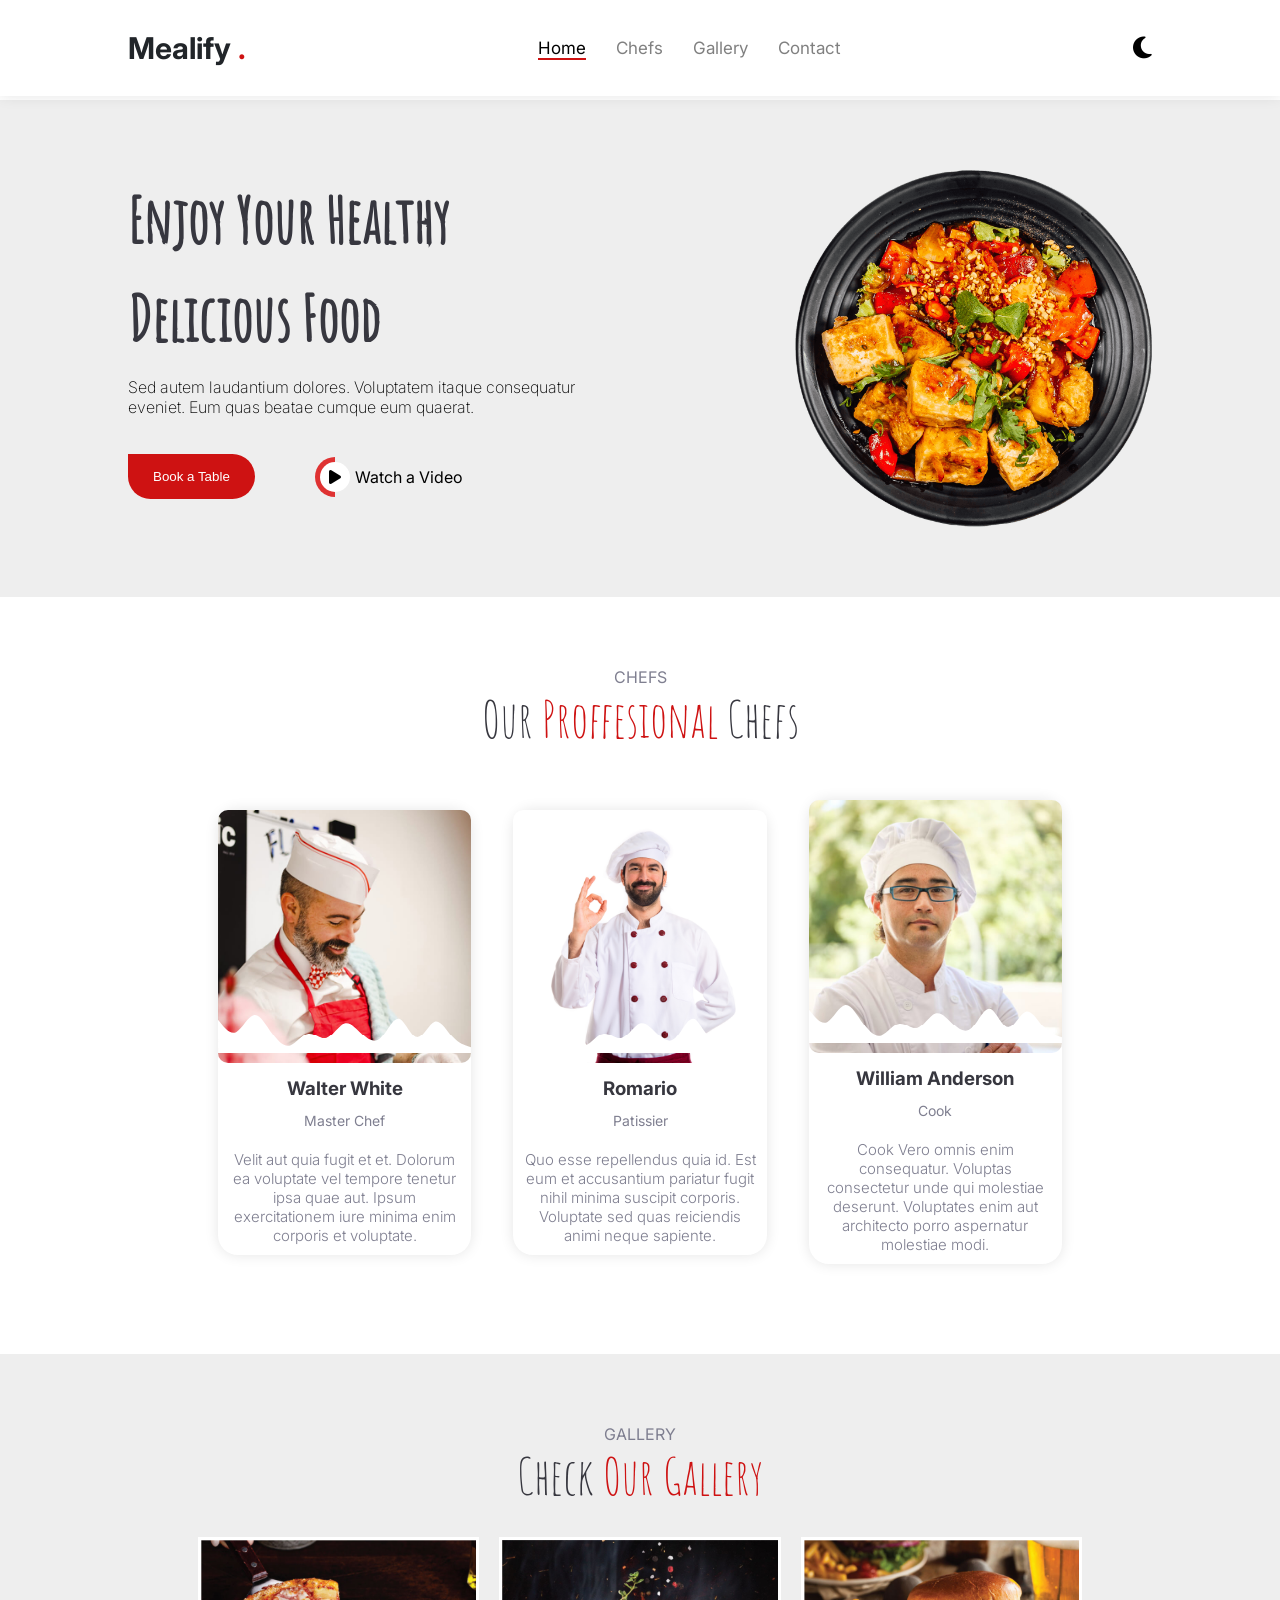
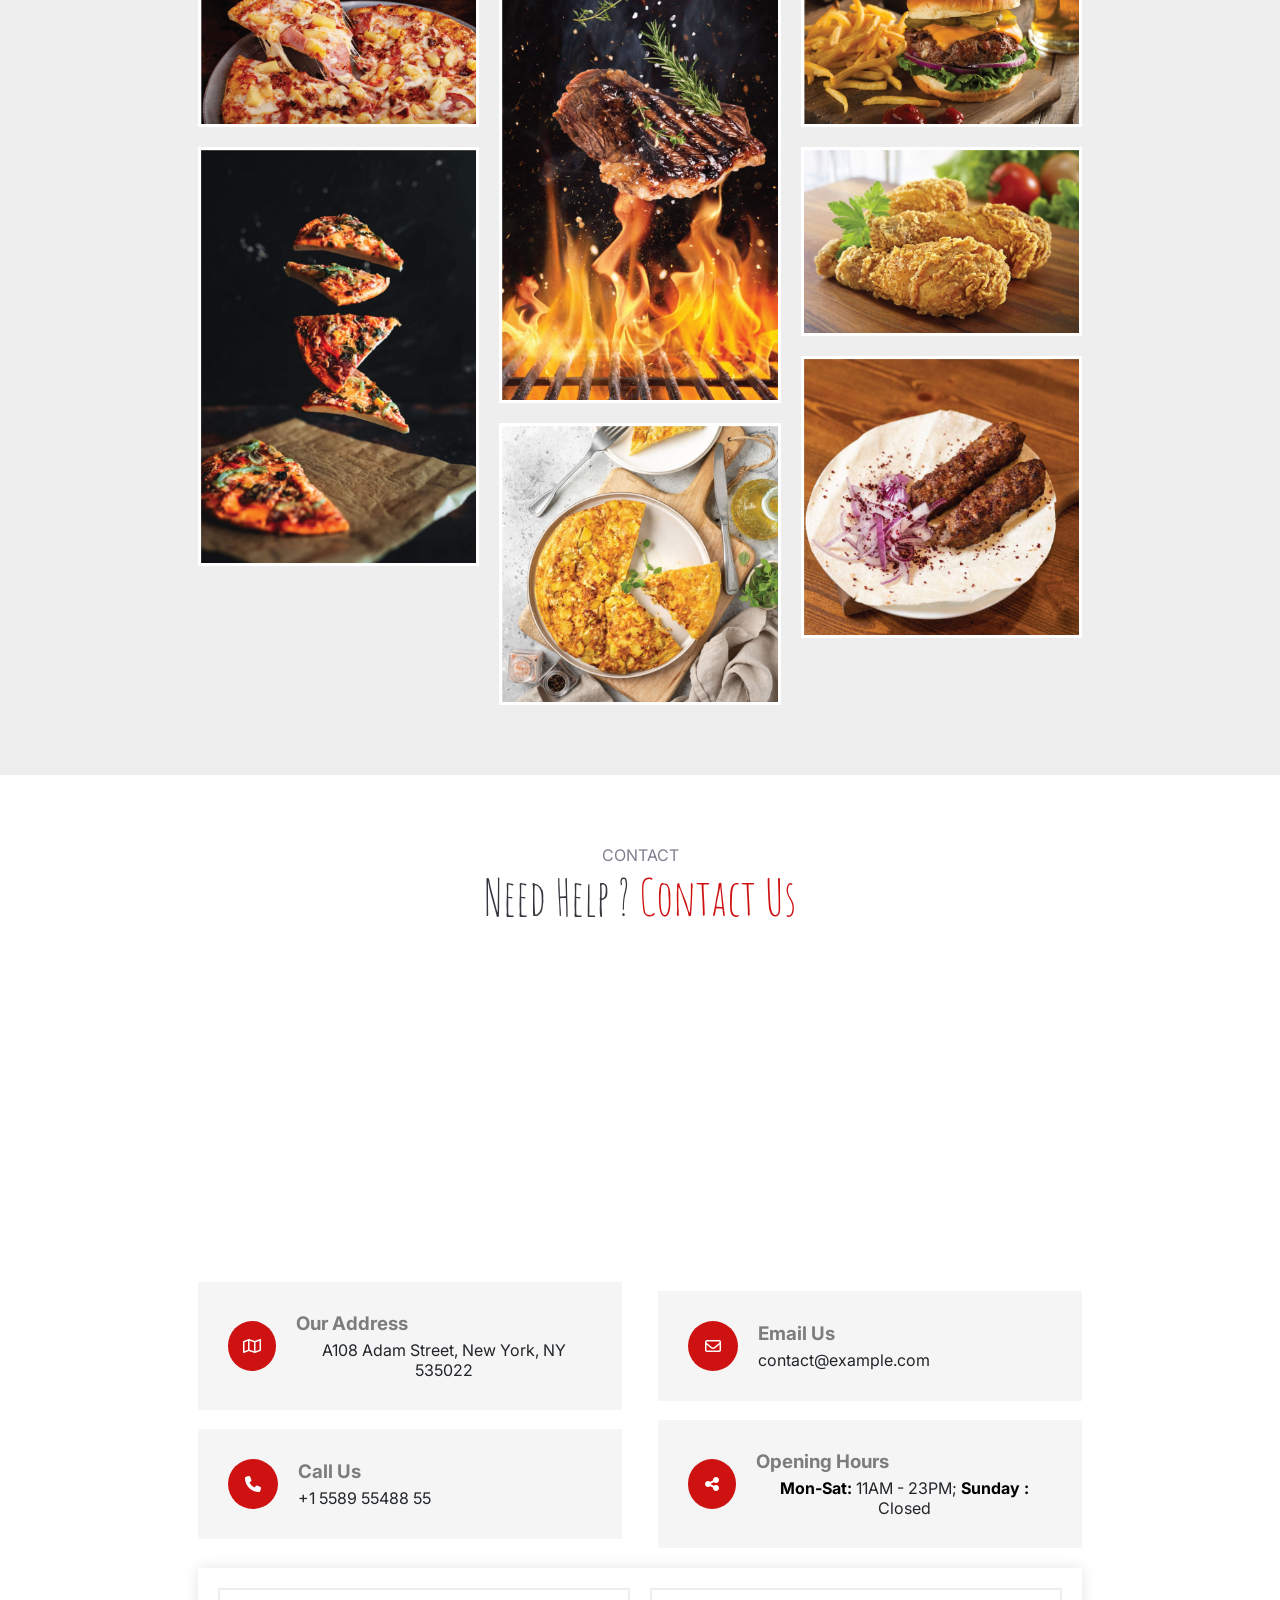
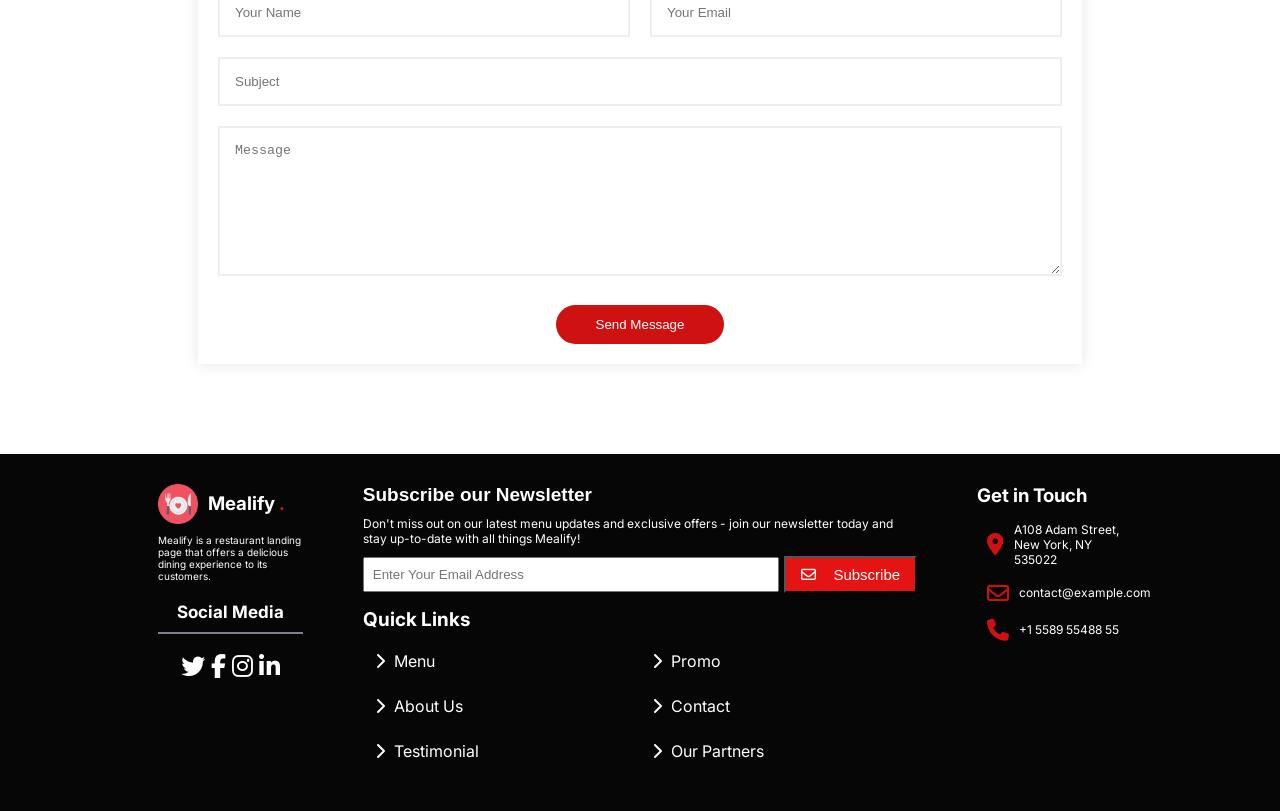
<file: index.html>
<!DOCTYPE html>
<html lang="en">
  <head>
    <meta charset="UTF-8" />
    <meta name="viewport" content="width=device-width, initial-scale=1.0" />
    <title>MEALIFY</title>
    <link
      rel="shortcut icon"
      href="../IMGS/faviconZPFZpEaxoySNIsGwpxpAYrFHm.png"
      type="image/x-icon"
    />
    <link rel="stylesheet" href="./CSS/all.min.css" />
    <link rel="stylesheet" href="./CSS/style.css" />
  </head>
  <body>
    <!-- NAVBAR -->
    <div class="navbar">
      <div class="container">
        <div class="nav-content">
          <div class="logo">
            <a href="">Mealify <span>.</span></a>
          </div>
          <div class="list">
            <ul>
              <li><a class="active-link" href="">Home</a></li>
              <li><a href="">Chefs</a></li>
              <li><a href="">Gallery</a></li>
              <li><a href="">Contact</a></li>
            </ul>
          </div>
          <div class="mode"><i class="fa-solid fa-moon"></i></div>
        </div>
      </div>
    </div>
    <!-- NAVBAR -->

    <!-- HOME -->
    <div class="home">
      <div class="container">
        <div class="home-content">
          <div class="info">
            <h2>Enjoy Your Healthy</h2>
            <h2>Delicious Food</h2>
            <p>
              Sed autem laudantium dolores. Voluptatem itaque consequatur
              eveniet. Eum quas beatae cumque eum quaerat.
            </p>
            <div class="buttons">
              <button class="btn-1">Book a Table</button>

              <div class="btn-2">
                <div class="icon">
                  <i class="fa-solid fa-play"></i>
                </div>

                Watch a Video
              </div>
            </div>
          </div>
          <div class="image">
            <img
              src="../IMGS/heroimgdcvyEShprkyVzjXqajlpWKiPW.png"
              alt="home-image"
            />
          </div>
        </div>
      </div>
    </div>
    <!-- HOME -->

    <!-- CHEFS -->
    <div class="chefs">
      <div class="container">
        <div class="chefs-content">
          <span>CHEFS</span>
          <h2>Our <span>Proffesional</span> Chefs</h2>

          <div class="chefs-items">
            <div class="item">
              <div class="image">
                <img
                  src="../IMGS/chefsgVTScPDXglFGUstqUocRzmsbuox.jpeg"
                  alt="chef-1"
                />
                <div class="layer">
                  <ul>
                    <li><i class="fa-brands fa-twitter"></i></li>
                    <li><i class="fa-brands fa-facebook-f"></i></li>
                    <li><i class="fa-brands fa-instagram"></i></li>
                    <li><i class="fa-brands fa-linkedin-in"></i></li>
                  </ul>
                </div>
              </div>
              <div class="item-info">
                <h3>Walter White</h3>
                <span>Master Chef</span>
                <p>
                  Velit aut quia fugit et et. Dolorum ea voluptate vel tempore
                  tenetur ipsa quae aut. Ipsum exercitationem iure minima enim
                  corporis et voluptate.
                </p>
              </div>
            </div>
            <div class="item">
              <div class="image">
                <img
                  src="../IMGS/chefsgVRjQkXcbcOPxcdDmxUrXoDKOfe.jpeg"
                  alt="chef-1"
                />
                <div class="layer">
                  <ul>
                    <li><i class="fa-brands fa-twitter"></i></li>
                    <li><i class="fa-brands fa-facebook-f"></i></li>
                    <li><i class="fa-brands fa-instagram"></i></li>
                    <li><i class="fa-brands fa-linkedin-in"></i></li>
                  </ul>
                </div>
              </div>
              <div class="item-info">
                <h3>Romario</h3>
                <span>Patissier</span>
                <p>
                  Quo esse repellendus quia id. Est eum et accusantium pariatur
                  fugit nihil minima suscipit corporis. Voluptate sed quas
                  reiciendis animi neque sapiente.
                </p>
              </div>
            </div>
            <div class="item">
              <div class="image">
                <img
                  src="../IMGS/chefsCpcXGpmuwxiZsRNuBWnFobPrpEr.jpeg"
                  alt="chef-1"
                />
                <div class="layer">
                  <ul>
                    <li><i class="fa-brands fa-twitter"></i></li>
                    <li><i class="fa-brands fa-facebook-f"></i></li>
                    <li><i class="fa-brands fa-instagram"></i></li>
                    <li><i class="fa-brands fa-linkedin-in"></i></li>
                  </ul>
                </div>
              </div>
              <div class="item-info">
                <h3>William Anderson</h3>
                <span>Cook</span>
                <p>
                  Cook Vero omnis enim consequatur. Voluptas consectetur unde
                  qui molestiae deserunt. Voluptates enim aut architecto porro
                  aspernatur molestiae modi.
                </p>
              </div>
            </div>
          </div>
        </div>
      </div>
    </div>
    <!-- CHEFS -->

    <!-- GALLERY -->
    <div class="gallery">
      <div class="container">
        <div class="gallery-content">
          <span>GALLERY</span>
          <h2>Check <span>Our Gallery</span></h2>

          <div class="gallery-images">
            <div class="image">
              <img src="../IMGS/1.jpeg" alt="gallery image" />
              <div class="layer">
                <h2>Pizza</h2>
                <p>Hawaiian pizza with ham and pineapple</p>
              </div>
            </div>
            <div class="image">
              <img src="../IMGS/2.jpeg" alt="gallery image" />
              <div class="layer">
                <h2>Levitation pizza</h2>
                <p>Levitation pizza on black background.</p>
              </div>
            </div>
            <div class="image">
              <img src="../IMGS/3.jpeg" alt="gallery image" />
              <div class="layer">
                <h2>Beef steaks</h2>
                <p>
                  Tasty beef steaks flying above cast iron grate with fire
                  flames.
                </p>
              </div>
            </div>
            <div class="image">
              <img src="../IMGS/4.jpeg" alt="gallery image" />
              <div class="layer">
                <h2>Frittata</h2>
                <p>Frittata or potato pie in a ceramic plate</p>
              </div>
            </div>
            <div class="image">
              <img src="../IMGS/5.jpeg" alt="gallery image" />
              <div class="layer">
                <h2>Burger</h2>
                <p>grass fed bison hamburger with chips & beer</p>
              </div>
            </div>
            <div class="image">
              <img src="../IMGS/6.jpeg" alt="gallery image" />
              <div class="layer">
                <h2>Crispy Fried Chicken</h2>
                <p>
                  Golden brown chicken legs with a crunchy coating and juicy
                  meat
                </p>
              </div>
            </div>

            <div class="image">
              <img src="../IMGS/7.jpeg" alt="gallery image" />
              <div class="layer">
                <h2>Lyulya kebab</h2>
                <p>
                  Tender and juicy skewers of ground lamb or beef, flavored with
                  aromatic spices and herbs
                </p>
              </div>
            </div>
          </div>
        </div>
      </div>
    </div>

    <!-- GALLERY -->

    <!-- CONTACT -->
    <div class="contact">
      <div class="container">
        <div class="contact-content">
          <span>CONTACT</span>
          <h2>Need Help ? <span>Contact Us</span></h2>
          <div class="map">
            <iframe
              src="https://www.google.com/maps/embed?pb=!1m18!1m12!1m3!1d3598.3534760133225!2d85.14857027850704!3d25.59316795744835!2m3!1f0!2f0!3f0!3m2!1i1024!2i768!4f13.1!3m3!1m2!1s0x39ed5885e0ab42fd%3A0x1024b41aca17b738!2sDowntown%20Conference%20Center!5e0!3m2!1sen!2seg!4v1750450104949!5m2!1sen!2seg"
              width="100%"
              height="300"
              style="border: 0"
              allowfullscreen=""
              loading="lazy"
              referrerpolicy="no-referrer-when-downgrade"
            ></iframe>
          </div>
          <div class="contact-items">
            <div class="item">
              <i class="fa-regular fa-map"></i>
              <div class="info">
                <h3>Our Address</h3>
                <p>A108 Adam Street, New York, NY 535022</p>
              </div>
            </div>
            <div class="item">
              <i class="fa-regular fa-envelope"></i>
              <div class="info">
                <h3>Email Us</h3>
                <p>contact@example.com</p>
              </div>
            </div>
            <div class="item">
              <i class="fa-solid fa-phone"></i>
              <div class="info">
                <h3>Call Us</h3>
                <p>+1 5589 55488 55</p>
              </div>
            </div>
            <div class="item">
              <i class="fa-solid fa-share-nodes"></i>
              <div class="info">
                <h3>Opening Hours</h3>
                <p>
                  <span>Mon-Sat:</span> 11AM - 23PM;
                  <span>Sunday :</span> Closed
                </p>
              </div>
            </div>
          </div>
          <div class="contact-form">
            <div class="user-data">
              <div class="name">
                <input
                  placeholder="Your Name"
                  autocomplete="name"
                  type="text"
                  name="Name"
                />
              </div>
              <div class="email">
                <input
                  placeholder="Your Email"
                  autocomplete="email"
                  type="email"
                  name="Email"
                />
              </div>
            </div>
            <div class="subject">
              <input placeholder="Subject" type="text" name="Subject" />
            </div>
            <div class="text-area">
              <textarea placeholder="Message" name="text-area"></textarea>
            </div>

            <div class="form-btn">
              <button type="submit">Send Message</button>
            </div>
          </div>
        </div>
      </div>
    </div>
    <!-- CONTACT -->

    <!-- FOOTER -->
    <div class="footer">
      <div class="container">
        <div class="footer-content">
          <div class="left">
            <div class="logo">
              <div class="logo-image">
                <img
                  src="../IMGS/faviconZPFZpEaxoySNIsGwpxpAYrFHm.png"
                  alt="logo"
                />
              </div>
              <div class="logo-name">
                <h3>Mealify <span>.</span></h3>
              </div>
            </div>

            <p>
              Mealify is a restaurant landing page that offers a delicious
              dining experience to its customers.
            </p>

            <h4>Social Media</h4>

            <div class="social-icons">
              <ul>
                <li><i class="fa-brands fa-twitter"></i></li>
                <li><i class="fa-brands fa-facebook-f"></i></li>
                <li><i class="fa-brands fa-instagram"></i></li>
                <li><i class="fa-brands fa-linkedin-in"></i></li>
              </ul>
            </div>
          </div>

          <div class="middle">
            <div class="top">
              <h3>Subscribe our Newsletter</h3>
              <p>
                Don't miss out on our latest menu updates and exclusive offers -
                join our newsletter today and stay up-to-date with all things
                Mealify!
              </p>
              <div class="inp-btn">
                <input
                  type="email"
                  autocomplete="email"
                  name="email"
                  placeholder="Enter Your Email Address"
                />
                <button>
                  <i class="fa-regular fa-envelope"></i> Subscribe
                </button>
              </div>
            </div>
            <div class="bottom">
              <h3>Quick Links</h3>
              <ul>
                <li><i class="fa-solid fa-chevron-right"></i> Menu</li>
                <li><i class="fa-solid fa-chevron-right"></i> Promo</li>
                <li><i class="fa-solid fa-chevron-right"></i> About Us</li>
                <li><i class="fa-solid fa-chevron-right"></i> Contact</li>
                <li><i class="fa-solid fa-chevron-right"></i> Testimonial</li>
                <li><i class="fa-solid fa-chevron-right"></i> Our Partners</li>
              </ul>
            </div>
          </div>
          <div class="right">
            <h3>Get in Touch</h3>
            <div class="list">
              <ul>
                <li>
                  <i class="fa-solid fa-location-dot"></i>
                  <p>A108 Adam Street, New York, NY 535022</p>
                </li>
                <li>
                  <i class="fa-regular fa-envelope"></i>
                  <p>contact@example.com</p>
                </li>
                <li>
                  <i class="fa-solid fa-phone"></i>
                  <p>+1 5589 55488 55</p>
                </li>
              </ul>
            </div>
          </div>
        </div>
      </div>
    </div>

    <!-- FOOTER -->
  </body>
</html>
</file>
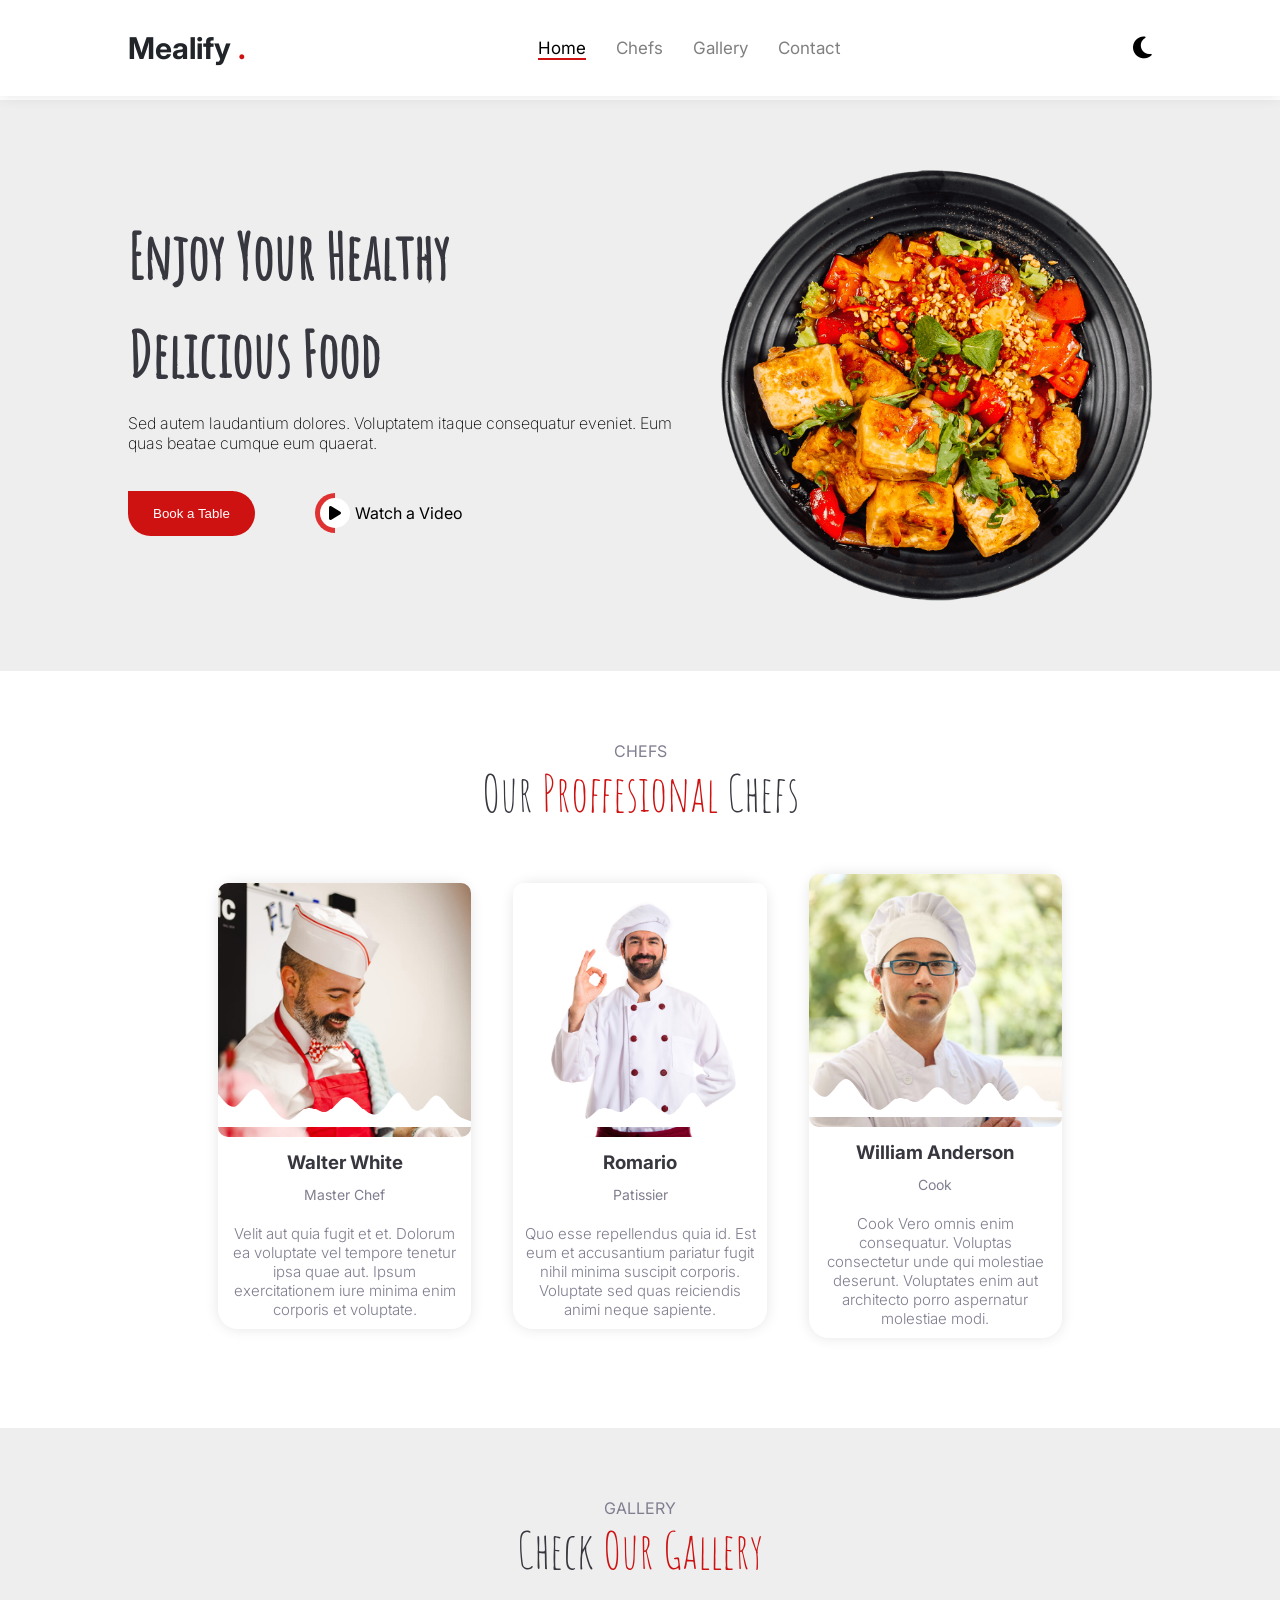
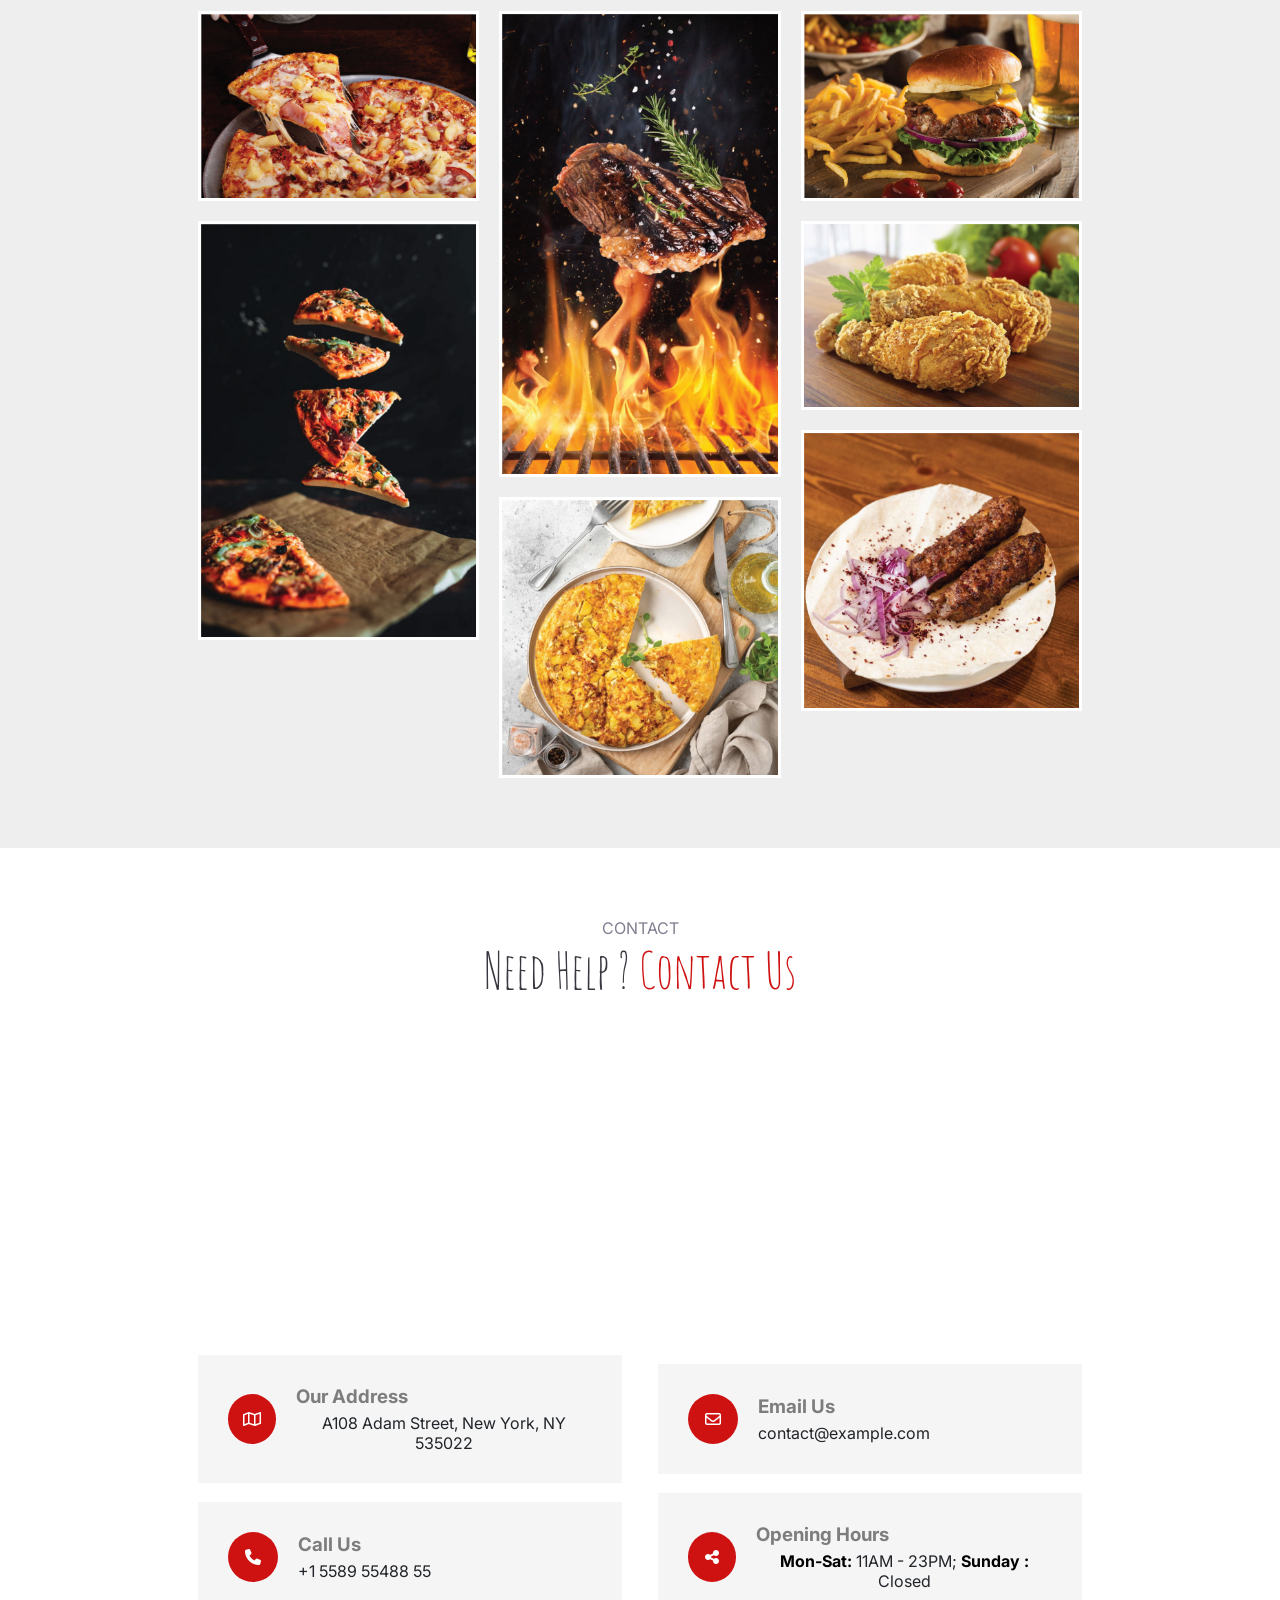
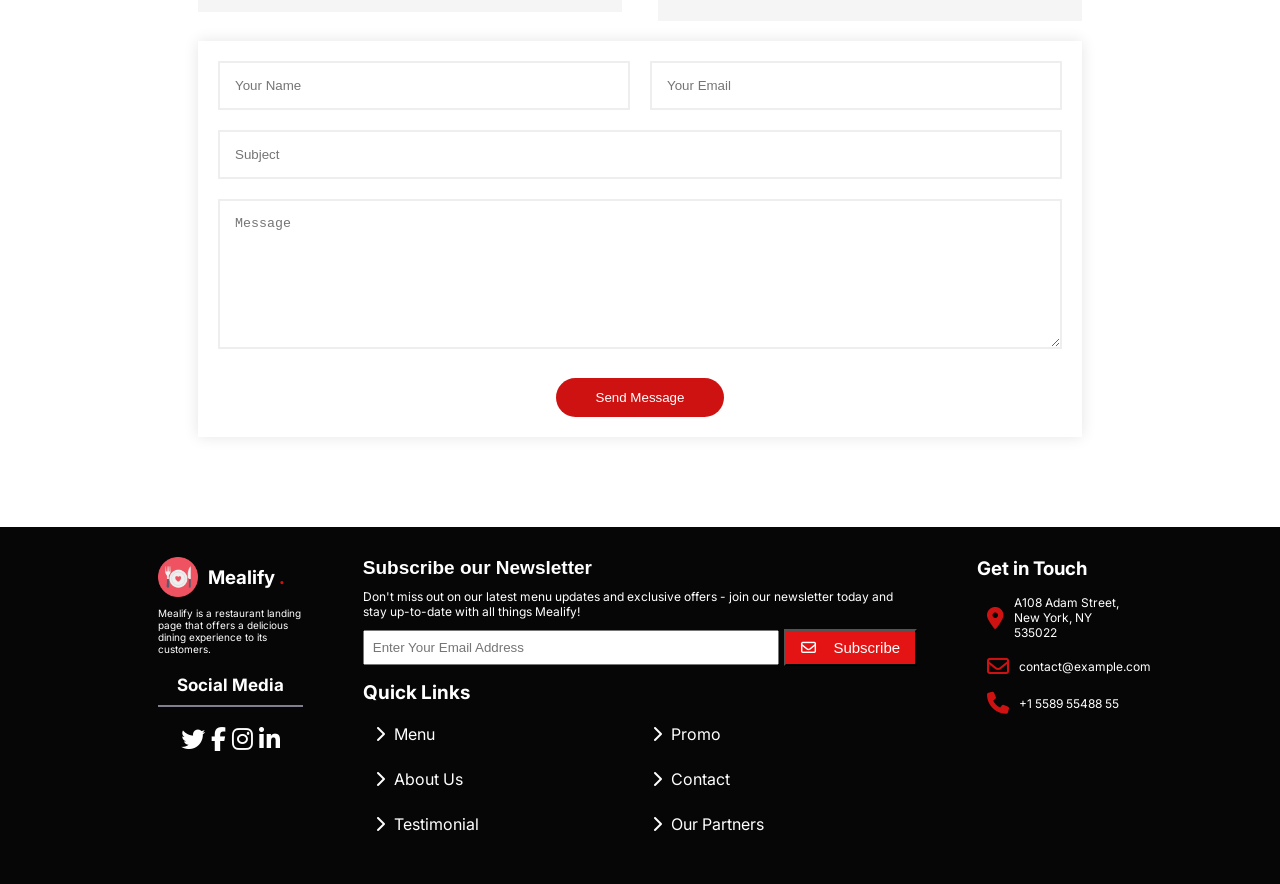
<file: Mealify/index.html>
<!DOCTYPE html>
<html lang="en">
  <head>
    <meta charset="UTF-8" />
    <meta name="viewport" content="width=device-width, initial-scale=1.0" />
    <title>MEALIFY</title>
    <link
      rel="shortcut icon"
      href="./IMGS/faviconZPFZpEaxoySNIsGwpxpAYrFHm.png"
      type="image/x-icon"
    />
    <link rel="stylesheet" href="./CSS/all.min.css" />
    <!-- <link rel="stylesheet" href="./CSS/style.css" /> -->
    <link rel="stylesheet" href="./CSS/style.min.css" />
    <!-- <link rel="stylesheet" href="./CSS/media.css" /> -->
  </head>
  <body>
    <!-- NAVBAR -->
    <div class="navbar">
      <div class="container">
        <div class="nav-content">
          <div class="logo">
            <a href="#home">Mealify <span>.</span></a>
          </div>
          <div class="list">
            <ul>
              <li><a class="active-link" href="#home">Home</a></li>
              <li><a href="#chefs">Chefs</a></li>
              <li><a href="#gallery">Gallery</a></li>
              <li><a href="#contact">Contact</a></li>
            </ul>
          </div>
          <div class="mode"><i class="fa-solid fa-moon"></i></div>
        </div>
      </div>
    </div>
    <!-- NAVBAR -->

    <!-- HOME -->
    <div id="home" class="home">
      <div class="container">
        <div class="home-content">
          <div class="info">
            <h2>Enjoy Your Healthy</h2>
            <h2>Delicious Food</h2>
            <p>
              Sed autem laudantium dolores. Voluptatem itaque consequatur
              eveniet. Eum quas beatae cumque eum quaerat.
            </p>
            <div class="buttons">
              <button class="btn-1">Book a Table</button>

              <div class="btn-2">
                <div class="icon">
                  <i class="fa-solid fa-play"></i>
                </div>

                Watch a Video
              </div>
            </div>
          </div>
          <div class="image">
            <img
              src="./IMGS/heroimgdcvyEShprkyVzjXqajlpWKiPW.png"
              alt="home-image"
            />
          </div>
        </div>
      </div>
    </div>
    <!-- HOME -->

    <!-- CHEFS -->
    <div id="chefs" class="chefs">
      <div class="container">
        <div class="chefs-content">
          <span>CHEFS</span>
          <h2>Our <span>Proffesional</span> Chefs</h2>

          <div class="chefs-items">
            <div class="item">
              <div class="image">
                <img
                  src="./IMGS/chefsgVTScPDXglFGUstqUocRzmsbuox.jpeg"
                  alt="chef-1"
                />
                <div class="layer">
                  <ul>
                    <li><i class="fa-brands fa-twitter"></i></li>
                    <li><i class="fa-brands fa-facebook-f"></i></li>
                    <li><i class="fa-brands fa-instagram"></i></li>
                    <li><i class="fa-brands fa-linkedin-in"></i></li>
                  </ul>
                </div>
              </div>
              <div class="item-info">
                <h3>Walter White</h3>
                <span>Master Chef</span>
                <p>
                  Velit aut quia fugit et et. Dolorum ea voluptate vel tempore
                  tenetur ipsa quae aut. Ipsum exercitationem iure minima enim
                  corporis et voluptate.
                </p>
              </div>
            </div>
            <div class="item">
              <div class="image">
                <img
                  src="./IMGS/chefsgVRjQkXcbcOPxcdDmxUrXoDKOfe.jpeg"
                  alt="chef-1"
                />
                <div class="layer">
                  <ul>
                    <li><i class="fa-brands fa-twitter"></i></li>
                    <li><i class="fa-brands fa-facebook-f"></i></li>
                    <li><i class="fa-brands fa-instagram"></i></li>
                    <li><i class="fa-brands fa-linkedin-in"></i></li>
                  </ul>
                </div>
              </div>
              <div class="item-info">
                <h3>Romario</h3>
                <span>Patissier</span>
                <p>
                  Quo esse repellendus quia id. Est eum et accusantium pariatur
                  fugit nihil minima suscipit corporis. Voluptate sed quas
                  reiciendis animi neque sapiente.
                </p>
              </div>
            </div>
            <div class="item">
              <div class="image">
                <img
                  src="./IMGS/chefsCpcXGpmuwxiZsRNuBWnFobPrpEr.jpeg"
                  alt="chef-1"
                />
                <div class="layer">
                  <ul>
                    <li><i class="fa-brands fa-twitter"></i></li>
                    <li><i class="fa-brands fa-facebook-f"></i></li>
                    <li><i class="fa-brands fa-instagram"></i></li>
                    <li><i class="fa-brands fa-linkedin-in"></i></li>
                  </ul>
                </div>
              </div>
              <div class="item-info">
                <h3>William Anderson</h3>
                <span>Cook</span>
                <p>
                  Cook Vero omnis enim consequatur. Voluptas consectetur unde
                  qui molestiae deserunt. Voluptates enim aut architecto porro
                  aspernatur molestiae modi.
                </p>
              </div>
            </div>
          </div>
        </div>
      </div>
    </div>
    <!-- CHEFS -->

    <!-- GALLERY -->
    <div id="gallery" class="gallery">
      <div class="container">
        <div class="gallery-content">
          <span>GALLERY</span>
          <h2>Check <span>Our Gallery</span></h2>

          <div class="gallery-images">
            <div class="image">
              <img src="./IMGS/1.jpeg" alt="gallery image" />
              <div class="layer">
                <h2>Pizza</h2>
                <p>Hawaiian pizza with ham and pineapple</p>
              </div>
            </div>
            <div class="image">
              <img src="./IMGS/2.jpeg" alt="gallery image" />
              <div class="layer">
                <h2>Levitation pizza</h2>
                <p>Levitation pizza on black background.</p>
              </div>
            </div>
            <div class="image">
              <img src="./IMGS/3.jpeg" alt="gallery image" />
              <div class="layer">
                <h2>Beef steaks</h2>
                <p>
                  Tasty beef steaks flying above cast iron grate with fire
                  flames.
                </p>
              </div>
            </div>
            <div class="image">
              <img src="./IMGS/4.jpeg" alt="gallery image" />
              <div class="layer">
                <h2>Frittata</h2>
                <p>Frittata or potato pie in a ceramic plate</p>
              </div>
            </div>
            <div class="image">
              <img src="./IMGS/5.jpeg" alt="gallery image" />
              <div class="layer">
                <h2>Burger</h2>
                <p>grass fed bison hamburger with chips & beer</p>
              </div>
            </div>
            <div class="image">
              <img src="./IMGS/6.jpeg" alt="gallery image" />
              <div class="layer">
                <h2>Crispy Fried Chicken</h2>
                <p>
                  Golden brown chicken legs with a crunchy coating and juicy
                  meat
                </p>
              </div>
            </div>

            <div class="image">
              <img src="./IMGS/7.jpeg" alt="gallery image" />
              <div class="layer">
                <h2>Lyulya kebab</h2>
                <p>
                  Tender and juicy skewers of ground lamb or beef, flavored with
                  aromatic spices and herbs
                </p>
              </div>
            </div>
          </div>
        </div>
      </div>
    </div>

    <!-- GALLERY -->

    <!-- CONTACT -->
    <div id="contact" class="contact">
      <div class="container">
        <div class="contact-content">
          <span>CONTACT</span>
          <h2>Need Help ? <span>Contact Us</span></h2>
          <div class="map">
            <iframe
              src="https://www.google.com/maps/embed?pb=!1m18!1m12!1m3!1d3598.3534760133225!2d85.14857027850704!3d25.59316795744835!2m3!1f0!2f0!3f0!3m2!1i1024!2i768!4f13.1!3m3!1m2!1s0x39ed5885e0ab42fd%3A0x1024b41aca17b738!2sDowntown%20Conference%20Center!5e0!3m2!1sen!2seg!4v1750450104949!5m2!1sen!2seg"
              width="100%"
              height="300"
              style="border: 0"
              allowfullscreen=""
              loading="lazy"
              referrerpolicy="no-referrer-when-downgrade"
            ></iframe>
          </div>
          <div class="contact-items">
            <div class="item">
              <i class="fa-regular fa-map"></i>
              <div class="info">
                <h3>Our Address</h3>
                <p>A108 Adam Street, New York, NY 535022</p>
              </div>
            </div>
            <div class="item">
              <i class="fa-regular fa-envelope"></i>
              <div class="info">
                <h3>Email Us</h3>
                <p>contact@example.com</p>
              </div>
            </div>
            <div class="item">
              <i class="fa-solid fa-phone"></i>
              <div class="info">
                <h3>Call Us</h3>
                <p>+1 5589 55488 55</p>
              </div>
            </div>
            <div class="item">
              <i class="fa-solid fa-share-nodes"></i>
              <div class="info">
                <h3>Opening Hours</h3>
                <p>
                  <span>Mon-Sat:</span> 11AM - 23PM;
                  <span>Sunday :</span> Closed
                </p>
              </div>
            </div>
          </div>
          <div class="contact-form">
            <div class="user-data">
              <div class="name">
                <input
                  placeholder="Your Name"
                  autocomplete="name"
                  type="text"
                  name="Name"
                />
              </div>
              <div class="email">
                <input
                  placeholder="Your Email"
                  autocomplete="email"
                  type="email"
                  name="Email"
                />
              </div>
            </div>
            <div class="subject">
              <input placeholder="Subject" type="text" name="Subject" />
            </div>
            <div class="text-area">
              <textarea placeholder="Message" name="text-area"></textarea>
            </div>

            <div class="form-btn">
              <button type="submit">Send Message</button>
            </div>
          </div>
        </div>
      </div>
    </div>
    <!-- CONTACT -->

    <!-- FOOTER -->
    <div class="footer">
      <div class="container">
        <div class="footer-content">
          <div class="left">
            <div class="logo">
              <div class="logo-image">
                <img
                  src="./IMGS/faviconZPFZpEaxoySNIsGwpxpAYrFHm.png"
                  alt="logo"
                />
              </div>
              <div class="logo-name">
                <h3>Mealify <span>.</span></h3>
              </div>
            </div>

            <p>
              Mealify is a restaurant landing page that offers a delicious
              dining experience to its customers.
            </p>

            <h4>Social Media</h4>

            <div class="social-icons">
              <ul>
                <li><i class="fa-brands fa-twitter"></i></li>
                <li><i class="fa-brands fa-facebook-f"></i></li>
                <li><i class="fa-brands fa-instagram"></i></li>
                <li><i class="fa-brands fa-linkedin-in"></i></li>
              </ul>
            </div>
          </div>

          <div class="middle">
            <div class="top">
              <h3>Subscribe our Newsletter</h3>
              <p>
                Don't miss out on our latest menu updates and exclusive offers -
                join our newsletter today and stay up-to-date with all things
                Mealify!
              </p>
              <div class="inp-btn">
                <input
                  type="email"
                  autocomplete="email"
                  name="email"
                  placeholder="Enter Your Email Address"
                />
                <button>
                  <i class="fa-regular fa-envelope"></i> Subscribe
                </button>
              </div>
            </div>
            <div class="bottom">
              <h3>Quick Links</h3>
              <ul>
                <li><i class="fa-solid fa-chevron-right"></i> Menu</li>
                <li><i class="fa-solid fa-chevron-right"></i> Promo</li>
                <li><i class="fa-solid fa-chevron-right"></i> About Us</li>
                <li><i class="fa-solid fa-chevron-right"></i> Contact</li>
                <li><i class="fa-solid fa-chevron-right"></i> Testimonial</li>
                <li><i class="fa-solid fa-chevron-right"></i> Our Partners</li>
              </ul>
            </div>
          </div>
          <div class="right">
            <h3>Get in Touch</h3>
            <div class="list">
              <ul>
                <li>
                  <i class="fa-solid fa-location-dot"></i>
                  <p>A108 Adam Street, New York, NY 535022</p>
                </li>
                <li>
                  <i class="fa-regular fa-envelope"></i>
                  <p>contact@example.com</p>
                </li>
                <li>
                  <i class="fa-solid fa-phone"></i>
                  <p>+1 5589 55488 55</p>
                </li>
              </ul>
            </div>
          </div>
        </div>
      </div>
    </div>

    <!-- FOOTER -->
  </body>
</html>
</file>
<file: CSS/style.css>
@font-face {
    font-family: 'AMATIC';
    src: url('../webfonts/Amatic_SC/AmaticSC-Regular.ttf');
}

@font-face {
    font-family: 'INTER';
    src: url('../webfonts/Inter/Inter-VariableFont_opsz\,wght.ttf');
}

/* GLOBAL STYLES */
:root {
    --main-color: #CE1212
}

*, *::after, *::before {
    box-sizing: border-box;
    margin: 0;
    padding: 0;
}

body {
    font-family: 'INTER'
}

h1, h2, h3, h4, h5, h6 {
    font-family: 'AMATIC';
    color: #37373F;

}

.container {
    width: 80%;
    margin: auto;
}

::selection {
    color: white;
    background-color: #D85454;
}



/* GLOBAL STYLES */

/* NAVBAR STYLES */

.navbar {
    background-color: white;
    box-shadow: 0px 0px 14px 0px #0000001b;
    position: fixed;
    top: 0;
    left: 0;
    width: 100%;
    z-index: 1000;
}

.nav-content {
    display: flex;
    justify-content: space-between;
    align-items: center;
    padding: 30px 0;
}

.nav-content .logo {
    font-size: 30px;
    font-weight: 700;
    ;
}

.nav-content .logo a {
    text-decoration: none;
    color: rgb(33, 37, 41)
}

.nav-content .logo a span {
    color: #CE1212;
}

.nav-content ul {
    list-style: none;
    display: flex;
    justify-content: space-around;
    align-items: center;
}

.nav-content ul li {
    padding: 5px 15px;
    font-size: 17px;
    transition: all 0.3s ease-in-out;
}

.nav-content ul li:hover a {
    color: black;
}

.nav-content ul li a {
    text-decoration: none;
    color: gray;
}

.nav-content ul li a.active-link {
    border-bottom: 2px solid #CE1212;
    color: black;
}

.navbar .nav-content .mode {
    font-size: 25px;
    font-weight: 800;
}

/* NAVBAR STYLES */

/* HOME STYLES */
.home {
    background-color: #EEEEEE;
    margin-top: 100px;
}

.home .home-content {
    padding-block: 70px;
    display: flex;
    justify-content: space-between;
    align-items: center;
}

.home .home-content .info h2 {
    font-size: 62px;
    margin-bottom: 20px;
}

.home .home-content .info {
    padding-right: 30px;
}

.home .home-content .info p {
    font-size: 16px;
    font-weight: 200;
}

.home .home-content .info .buttons {
    display: flex;
    align-items: center;
    margin-top: 20px;
}

.home .home-content .info button.btn-1 {
    border-radius: 0px 100vh 100vh;
    background-color: #CE1212;
    color: white;
    transition: all 0.2s ease-in-out;
    margin-right: 40px;
    padding: 15px 25px;
    border: none;
}

.home .home-content .info button.btn-1:hover {
    background-color: #df3232;
    cursor: grab;
}

.home .home-content .info .buttons .btn-2 {
    display: flex;
    justify-content: center;
    align-items: center;
    transition: all 0.2s ease-in-out;
    padding: 20px;
}

.home .home-content .info .buttons .btn-2:hover {
    color: #D85454;
    cursor: grab;
}

.home .home-content .info .buttons .btn-2 .icon {
    width: 40px;
    height: 40px;
    background-image: linear-gradient(to right, #df3232 0% 50%, transparent 50% 100%);
    border-radius: 50%;
    display: flex;
    justify-content: center;
    align-items: center;
    position: relative;
}

.home .home-content .info .buttons .btn-2 .icon i {
    z-index: 9;
}

.home .home-content .info .buttons .btn-2 .icon::before {
    position: absolute;
    width: 30px;
    height: 30px;
    content: '';
    left: 50%;
    top: 50%;
    border-radius: 50%;
    transform: translate(-50%, -50%);
    background-color: white;

}

.home .home-content .image {
    padding-left: 170px;
}

.home .home-content .image img {
    width: 100%;
    display: block;
}

.home .home-content .image img:hover {
    animation: shake 0.5s;

    animation-iteration-count: infinite;
}

@keyframes shake {
    0% {
        transform: translate(1px, 1px) rotate(0deg);
    }

    10% {
        transform: translate(-1px, -2px) rotate(-1deg);
    }

    20% {
        transform: translate(-3px, 0px) rotate(1deg);
    }

    30% {
        transform: translate(3px, 2px) rotate(0deg);
    }

    40% {
        transform: translate(1px, -1px) rotate(1deg);
    }

    50% {
        transform: translate(-1px, 2px) rotate(-1deg);
    }

    60% {
        transform: translate(-3px, 1px) rotate(0deg);
    }

    70% {
        transform: translate(3px, 1px) rotate(-1deg);
    }

    80% {
        transform: translate(-1px, -1px) rotate(1deg);
    }

    90% {
        transform: translate(1px, 2px) rotate(0deg);
    }

    100% {
        transform: translate(1px, -2px) rotate(-1deg);
    }
}

/* HOME STYLES */



/* CHEFS STYLES */
.chefs .chefs-content {
    text-align: center;
    padding: 70px;
}

.chefs .chefs-content span {
    color: #7F7F90;
}

.chefs .chefs-content h2 {
    font-size: 50px;
    font-weight: 400;
    margin-bottom: 30px;
}

.chefs .chefs-content h2 span {
    color: #CE1212;
}

.chefs .chefs-content .chefs-items {
    padding: 20px;
    display: flex;
    justify-content: space-between;
    align-items: center;
}

.chefs .chefs-content .chefs-items .item {
    width: 30%;
    box-shadow: 0px 0px 14px 0px #0000001b;
    border-radius: 20px;
    transition: all 0.5s ease-in-out;
}

.chefs .chefs-content .chefs-items .item:hover {
    transform: scale(1.1);
}

.chefs .chefs-content .chefs-items .item .item-info h3 {
    font-family: 'INTER';
    margin-block: 10px;
}

.chefs .chefs-content .chefs-items .item .item-info span {
    font-size: 14px;
}

.chefs .chefs-content .chefs-items .item .item-info p {
    margin-top: 10px;
    font-size: 15px;
    font-weight: 300;
    color: rgb(127, 127, 144);
    padding: 10px;
}

.chefs .chefs-content .chefs-items .item .image {
    position: relative;
    overflow: hidden;
}

.chefs .chefs-content .chefs-items .item .image::after {
    content: '';
    width: 100%;
    height: 70px;
    background-image: url(../IMGS/wave.svg);
    position: absolute;
    bottom: 0;
    left: 0;
}

.chefs .chefs-content .chefs-items .item .image img {
    width: 100%;
    border-radius: 10px;
}

.chefs .chefs-content .chefs-items .item .image .layer {
    position: absolute;
    top: 20px;
    right: 15px;
    background-color: #E7E0DA;
    width: fit-content;
    height: 50%;
    padding: 20px;
    border-radius: 5px;
    transition: all ease-in-out 0.8s;
    transform: translateX(150%);
    opacity: 0;
}

.chefs .chefs-content .chefs-items .item .image .layer ul {
    display: flex;
    flex-direction: column;
    justify-content: space-between;
    align-items: center;
    list-style: none;
    height: 100%;
}

.chefs .chefs-content .chefs-items .item .image .layer ul li i {
    color: #37373f66;
    transition: all 0.2s ease-in-out;

}

.chefs .chefs-content .chefs-items .item .image .layer ul li i:hover {
    color: #47464C;
}

.chefs .chefs-content .chefs-items .item:hover .layer {
    opacity: 1;
    transform: translateX(0%);
}

/* CHEFS STYLES */


/* Gallery STYLES */
.gallery {
    background-color: #EEEEEE;
}

.gallery .gallery-content {
    text-align: center;
    padding: 70px;
}

.gallery .gallery-content span {
    color: #7F7F90;
}

.gallery .gallery-content h2 {
    font-size: 50px;
    font-weight: 400;
    margin-bottom: 30px;
}

.gallery .gallery-content h2 span {
    color: #CE1212;
}

.gallery .gallery-content .gallery-images {
    columns: 3;
    gap: 20px;
}

.gallery .gallery-content .gallery-images .image {
    margin-bottom: 20px;
    background-color: white;
    padding: 3px;
    position: relative;
    overflow: hidden;
}

.gallery .gallery-content .gallery-images .image:hover .layer {
    opacity: 1;
    transform: translateY(0);
}

.gallery .gallery-content .gallery-images .image img {
    width: 100%;
    display: block;
    transition: all 0.4s ease-in-out;
    overflow: hidden;

}

.gallery .gallery-content .gallery-images .image .layer {
    position: absolute;
    inset: 3px;
    background-color: #00000096;
    color: white;
    display: flex;
    justify-content: center;
    align-items: center;
    flex-direction: column;
    padding: 20px;
    opacity: 0;
    transform: translateY(100%);
    transition: all 0.4s ease-in-out;
}

.gallery .gallery-content .gallery-images .image .layer h2 {
    color: white;
    font-family: 'INTER';
    margin-bottom: 0;
    font-size: 24px;
    font-weight: 700;

}

.gallery .gallery-content .gallery-images .image .layer p {
    font-size: 16px;
    font-weight: 400;
}

/* Gallery STYLES */


/* CONTACT STYLES */
.contact .contact-content {
    text-align: center;
    padding: 70px;

}

.contact .contact-content span {
    color: #7F7F90;
}

.contact .contact-content h2 {
    font-size: 50px;
    font-weight: 400;
    margin-bottom: 30px;

}

.contact .contact-content h2 span {
    color: #CE1212;
}

.contact .contact-content .contact-items {
    display: flex;
    justify-content: space-between;
    align-items: center;
    flex-wrap: wrap;
    margin-top: 20px;
    gap: 10px;
}

.contact .contact-content .contact-items .item {
    width: 48%;
    background-color: #F5F5F5;
    padding: 30px;
    display: flex;
    align-items: center;

}

.contact .contact-content .contact-items .item i {
    width: 50px;
    height: 50px;
    border-radius: 50%;
    background-color: #CE1212;
    display: flex;
    align-items: center;
    justify-content: center;
    color: white;

}

.contact .contact-content .contact-items .item .info {
    display: flex;
    /* justify-content: start; */
    align-items: start;
    flex-direction: column;
    margin-left: 20px;
}

.contact .contact-content .contact-items .item .info h3 {
    font-family: 'INTER';
    color: rgb(125, 125, 125);

    margin-bottom: 5px;
}

.contact .contact-content .contact-items .item .info p {
    font-weight: 400;
    font-size: 16px;
    color: rgb(33, 37, 41);
}

.contact .contact-content .contact-items .item .info p span {
    font-weight: 700;
    color: black;
}

.contact .contact-content .contact-form {
    background-color: white;
    box-shadow: 0px 0px 14px 0px #0000001b;
    margin-block: 20px;
    padding: 20px;
}

.contact .contact-content .contact-form input {
    width: 100%;
    padding: 15px;
    margin-bottom: 20px;
}

.contact .contact-content .contact-form .user-data {
    display: flex;
    justify-content: space-evenly;
    align-items: center;
    gap: 20px;
}

.contact .contact-content .contact-form .user-data .name, .email {
    width: 50%;
}

.contact .contact-content .contact-form textarea {
    width: 100%;
    padding: 15px;
    height: 150px;
    resize: vertical;
}

.contact .contact-content .contact-form input, textarea {
    border: #EEEEEE solid 2px;

}

.contact .contact-content .contact-form input:focus {
    border-color: #CE1212;
    outline: none;
}

.contact .contact-content .contact-form textarea:focus {
    border-color: #CE1212;
    outline: none;
}

.contact .contact-content .contact-form .form-btn button {

    padding: 12px 40px;
    margin-top: 25px;
    width: fit-content;
    border-radius: 20px;
    background-color: #CE1212;
    color: white;
    border: none;
    transition: all ease-in-out 0.2s;
    cursor: pointer;
}

.contact .contact-content .contact-form .form-btn button:hover {
    background-color: #df3232;

}

/* CONTACT STYLES */









/* FOOTER STYLES */
.footer {
    background-color: #070606;
    color: white;
    font-family: 'INTER';
}

.footer-content {
    display: flex;
    align-items: start;
}

.footer .footer-content .left {
    width: 20%;
    padding: 30px;
}

.footer .footer-content .left .logo {
    display: flex;
    justify-content: start;
    align-items: center;
}

.footer .footer-content .left .logo .logo-image {
    width: 40px;
    height: 40px;
    border-radius: 50%;
    margin-right: 10px;


}

.footer .footer-content .left .logo img {
    width: 100%;
}

.footer .footer-content .left .logo .logo-name h3 {
    font-family: 'INTER';
    color: white;

}

.footer .footer-content .left .logo .logo-name h3 span {
    color: #CE1212;
}

.footer .footer-content .left p {
    padding-block: 10px;
    font-size: 10px;
}

.footer .footer-content .left h4 {
    margin-top: 10px;
    text-align: center;
    padding-bottom: 10px;
    border-bottom: 2px solid #7F7F90;
    font-size: 17px;
    font-weight: 700;
    font-family: 'INTER';
    color: white;
}


.footer .footer-content .left .social-icons ul {
    list-style: none;
    padding: 20px;
    display: flex;
    justify-content: space-around;
    align-items: center;

}



.footer .footer-content .left .social-icons ul li i {
    cursor: pointer;
    font-size: 24px;
}


.footer .footer-content .middle {
    width: 60%;
    padding: 30px;
}

.footer .footer-content .middle .top h3 {
    color: white;
    font-family: sans-serif;
    font-size: 19px;
    font-weight: 700;
}

.footer .footer-content .middle .top p {
    margin-block: 10px;
    font-size: 12px;
}

.footer .footer-content .middle .top .inp-btn{

    display: flex;
    justify-content: space-between;
    align-items: center;


}

.footer .footer-content .middle .top .inp-btn input{
    width: 75%;
    padding: 8px;
}
.footer .footer-content .middle .top .inp-btn button{
    cursor: pointer;
    display: flex;
    justify-content: space-around;
    align-items: center;
    padding: 8px ;
    width: 24%;
    background-color: #E51414;
    color: white;
    font-size: 15px;
    transition: all 0.2s ease-in-out;
}

.footer .footer-content .middle .top .inp-btn button:hover{
    background-color: #df3232;

}

.footer .footer-content .middle .top .inp-btn button i{
    margin-right: 3px;
}

.footer .footer-content .middle .bottom h3{
    font-size: 19px;
font-weight: 700;
color: white;
font-family: 'INTER';    
margin-block: 15px;
}

.footer .footer-content .middle .bottom ul{
    list-style: none;
    
    display: flex;
    justify-content: space-around;
    align-items: center;
    flex-wrap: wrap;

}

.footer .footer-content .middle .bottom ul li{
    width: 50%;
    margin-bottom: 15px;
    transition: all 0.2s ease-in;
    overflow: hidden;
    cursor: pointer;
    padding: 2px 7px;
}


.footer .footer-content .middle .bottom ul li i{
    padding: 5px;
}
.footer .footer-content .middle .bottom ul li:hover{
    transform: translateX(7px);
    background-color: #222222;
}

.footer .footer-content .right{
    padding: 30px;
    width: 20%;
}
.footer .footer-content .right h3{
    font-family: 'INTER';
    color: white;
}
.footer .footer-content .right .list ul{
    list-style: none;
}
.footer .footer-content .right .list ul li{
    display: flex;
    align-items: center;
    justify-content: start;
    margin: 15px 0  ;
}

.footer .footer-content .right .list ul li i{
    color: #CE1212;
    cursor: pointer;
    padding: 0 10px;
    font-size: 22px;

}

.footer .footer-content .right .list ul li p{
    font-size: 12px ;
}





/* FOOTER STYLES */
</file>
<file: Mealify/CSS/style.css>
/*
* Prefixed by https://autoprefixer.github.io
* PostCSS: v8.4.14,
* Autoprefixer: v10.4.7
* Browsers: last 4 version
*/

@font-face {
    font-family: 'AMATIC';
    src: url('../webfonts/Amatic_SC/AmaticSC-Regular.ttf');
}

@font-face {
    font-family: 'INTER';
    src: url('../webfonts/Inter/Inter-VariableFont_opsz\,wght.ttf');
}

/* GLOBAL STYLES */
:root {
    --main-color: #CE1212
    
}

body{
    scroll-behavior: smooth;
    
}

*, *::after, *::before {
    -webkit-box-sizing: border-box;
            box-sizing: border-box;
    margin: 0;
    padding: 0;
}

body {
    font-family: 'INTER'
}

h1, h2, h3, h4, h5, h6 {
    font-family: 'AMATIC';
    color: #37373F;

}

.container {
    width: 80%;
    margin: auto;
}

::-moz-selection {
    color: white;
    background-color: #D85454;
}

::selection {
    color: white;
    background-color: #D85454;
}



/* GLOBAL STYLES */

/* NAVBAR STYLES */

.navbar {
    background-color: white;
    -webkit-box-shadow: 0px 0px 14px 0px #0000001b;
            box-shadow: 0px 0px 14px 0px #0000001b;
    position: fixed;
    top: 0;
    left: 0;
    width: 100%;
    z-index: 1000;
}

.nav-content {
    display: -webkit-box;
    display: -ms-flexbox;
    display: flex;
    -webkit-box-pack: justify;
        -ms-flex-pack: justify;
            justify-content: space-between;
    -webkit-box-align: center;
        -ms-flex-align: center;
            align-items: center;
    padding: 30px 0;
}

.nav-content .logo {
    font-size: 30px;
    font-weight: 700;
    ;
}

.nav-content .logo a {
    text-decoration: none;
    color: rgb(33, 37, 41)
}

.nav-content .logo a span {
    color: #CE1212;
}

.nav-content ul {
    list-style: none;
    display: -webkit-box;
    display: -ms-flexbox;
    display: flex;
    -ms-flex-pack: distribute;
        justify-content: space-around;
    -webkit-box-align: center;
        -ms-flex-align: center;
            align-items: center;
}

.nav-content ul li {
    padding: 5px 15px;
    font-size: 17px;
    -webkit-transition: all 0.3s ease-in-out;
    -o-transition: all 0.3s ease-in-out;
    transition: all 0.3s ease-in-out;
}

.nav-content ul li:hover a {
    color: black;
}

.nav-content ul li a {
    text-decoration: none;
    color: gray;
}

.nav-content ul li a.active-link {
    border-bottom: 2px solid #CE1212;
    color: black;
}

.navbar .nav-content .mode {
    font-size: 25px;
    font-weight: 800;
}

/* NAVBAR STYLES */

/* HOME STYLES */
.home {
    background-color: #EEEEEE;
    margin-top: 100px;
}

.home .home-content {
    padding-block: 70px;
    display: -webkit-box;
    display: -ms-flexbox;
    display: flex;
    -webkit-box-pack: justify;
        -ms-flex-pack: justify;
            justify-content: space-between;
    -webkit-box-align: center;
        -ms-flex-align: center;
            align-items: center;
}

.home .home-content .info h2 {
    font-size: 62px;
    margin-bottom: 20px;
}

.home .home-content .info {
    padding-right: 30px;
}

.home .home-content .info p {
    font-size: 16px;
    font-weight: 200;
}

.home .home-content .info .buttons {
    display: -webkit-box;
    display: -ms-flexbox;
    display: flex;
    -webkit-box-align: center;
        -ms-flex-align: center;
            align-items: center;
    margin-top: 20px;
}

.home .home-content .info button.btn-1 {
    border-radius: 0px 100vh 100vh;
    background-color: #CE1212;
    color: white;
    -webkit-transition: all 0.2s ease-in-out;
    -o-transition: all 0.2s ease-in-out;
    transition: all 0.2s ease-in-out;
    margin-right: 40px;
    padding: 15px 25px;
    border: none;
}

.home .home-content .info button.btn-1:hover {
    background-color: #df3232;
    cursor: -webkit-grab;
    cursor: grab;
}

.home .home-content .info .buttons .btn-2 {
    display: -webkit-box;
    display: -ms-flexbox;
    display: flex;
    -webkit-box-pack: center;
        -ms-flex-pack: center;
            justify-content: center;
    -webkit-box-align: center;
        -ms-flex-align: center;
            align-items: center;
    -webkit-transition: all 0.2s ease-in-out;
    -o-transition: all 0.2s ease-in-out;
    transition: all 0.2s ease-in-out;
    padding: 20px;
}

.home .home-content .info .buttons .btn-2:hover {
    color: #D85454;
    cursor: -webkit-grab;
    cursor: grab;
}

.home .home-content .info .buttons .btn-2 .icon {
    width: 40px;
    height: 40px;
    background-image: -webkit-gradient(linear, left top, right top, from(#df3232), color-stop(50%, transparent));
    background-image: -o-linear-gradient(left, #df3232 0% 50%, transparent 50% 100%);
    background-image: linear-gradient(to right, #df3232 0% 50%, transparent 50% 100%);
    border-radius: 50%;
    display: -webkit-box;
    display: -ms-flexbox;
    display: flex;
    -webkit-box-pack: center;
        -ms-flex-pack: center;
            justify-content: center;
    -webkit-box-align: center;
        -ms-flex-align: center;
            align-items: center;
    position: relative;
}

.home .home-content .info .buttons .btn-2 .icon i {
    z-index: 9;
}

.home .home-content .info .buttons .btn-2 .icon::before {
    position: absolute;
    width: 30px;
    height: 30px;
    content: '';
    left: 50%;
    top: 50%;
    border-radius: 50%;
    -webkit-transform: translate(-50%, -50%);
        -ms-transform: translate(-50%, -50%);
            transform: translate(-50%, -50%);
    background-color: white;

}

.home .home-content .image {
    /* padding-left: 170px; */
}

.home .home-content .image img {
    width: 100%;
    display: block;
}

.home .home-content .image img:hover {
    -webkit-animation: shake 0.5s;
            animation: shake 0.5s;

    -webkit-animation-iteration-count: infinite;

            animation-iteration-count: infinite;
}

@-webkit-keyframes shake {
    0% {
        -webkit-transform: translate(1px, 1px) rotate(0deg);
                transform: translate(1px, 1px) rotate(0deg);
    }

    10% {
        -webkit-transform: translate(-1px, -2px) rotate(-1deg);
                transform: translate(-1px, -2px) rotate(-1deg);
    }

    20% {
        -webkit-transform: translate(-3px, 0px) rotate(1deg);
                transform: translate(-3px, 0px) rotate(1deg);
    }

    30% {
        -webkit-transform: translate(3px, 2px) rotate(0deg);
                transform: translate(3px, 2px) rotate(0deg);
    }

    40% {
        -webkit-transform: translate(1px, -1px) rotate(1deg);
                transform: translate(1px, -1px) rotate(1deg);
    }

    50% {
        -webkit-transform: translate(-1px, 2px) rotate(-1deg);
                transform: translate(-1px, 2px) rotate(-1deg);
    }

    60% {
        -webkit-transform: translate(-3px, 1px) rotate(0deg);
                transform: translate(-3px, 1px) rotate(0deg);
    }

    70% {
        -webkit-transform: translate(3px, 1px) rotate(-1deg);
                transform: translate(3px, 1px) rotate(-1deg);
    }

    80% {
        -webkit-transform: translate(-1px, -1px) rotate(1deg);
                transform: translate(-1px, -1px) rotate(1deg);
    }

    90% {
        -webkit-transform: translate(1px, 2px) rotate(0deg);
                transform: translate(1px, 2px) rotate(0deg);
    }

    100% {
        -webkit-transform: translate(1px, -2px) rotate(-1deg);
                transform: translate(1px, -2px) rotate(-1deg);
    }
}

@keyframes shake {
    0% {
        -webkit-transform: translate(1px, 1px) rotate(0deg);
                transform: translate(1px, 1px) rotate(0deg);
    }

    10% {
        -webkit-transform: translate(-1px, -2px) rotate(-1deg);
                transform: translate(-1px, -2px) rotate(-1deg);
    }

    20% {
        -webkit-transform: translate(-3px, 0px) rotate(1deg);
                transform: translate(-3px, 0px) rotate(1deg);
    }

    30% {
        -webkit-transform: translate(3px, 2px) rotate(0deg);
                transform: translate(3px, 2px) rotate(0deg);
    }

    40% {
        -webkit-transform: translate(1px, -1px) rotate(1deg);
                transform: translate(1px, -1px) rotate(1deg);
    }

    50% {
        -webkit-transform: translate(-1px, 2px) rotate(-1deg);
                transform: translate(-1px, 2px) rotate(-1deg);
    }

    60% {
        -webkit-transform: translate(-3px, 1px) rotate(0deg);
                transform: translate(-3px, 1px) rotate(0deg);
    }

    70% {
        -webkit-transform: translate(3px, 1px) rotate(-1deg);
                transform: translate(3px, 1px) rotate(-1deg);
    }

    80% {
        -webkit-transform: translate(-1px, -1px) rotate(1deg);
                transform: translate(-1px, -1px) rotate(1deg);
    }

    90% {
        -webkit-transform: translate(1px, 2px) rotate(0deg);
                transform: translate(1px, 2px) rotate(0deg);
    }

    100% {
        -webkit-transform: translate(1px, -2px) rotate(-1deg);
                transform: translate(1px, -2px) rotate(-1deg);
    }
}

/* HOME STYLES */



/* CHEFS STYLES */
.chefs .chefs-content {
    text-align: center;
    padding: 70px;
}

.chefs .chefs-content span {
    color: #7F7F90;
}

.chefs .chefs-content h2 {
    font-size: 50px;
    font-weight: 400;
    margin-bottom: 30px;
}

.chefs .chefs-content h2 span {
    color: #CE1212;
}

.chefs .chefs-content .chefs-items {
    padding: 20px;
    display: -webkit-box;
    display: -ms-flexbox;
    display: flex;
    -webkit-box-pack: justify;
        -ms-flex-pack: justify;
            justify-content: space-between;
    -webkit-box-align: center;
        -ms-flex-align: center;
            align-items: center;
}

.chefs .chefs-content .chefs-items .item {
    width: 30%;
    -webkit-box-shadow: 0px 0px 14px 0px #0000001b;
            box-shadow: 0px 0px 14px 0px #0000001b;
    border-radius: 20px;
    -webkit-transition: all 0.5s ease-in-out;
    -o-transition: all 0.5s ease-in-out;
    transition: all 0.5s ease-in-out;
}

.chefs .chefs-content .chefs-items .item:hover {
    -webkit-transform: scale(1.1);
        -ms-transform: scale(1.1);
            transform: scale(1.1);
}

.chefs .chefs-content .chefs-items .item .item-info h3 {
    font-family: 'INTER';
    margin-block: 10px;
}

.chefs .chefs-content .chefs-items .item .item-info span {
    font-size: 14px;
}

.chefs .chefs-content .chefs-items .item .item-info p {
    margin-top: 10px;
    font-size: 15px;
    font-weight: 300;
    color: rgb(127, 127, 144);
    padding: 10px;
}

.chefs .chefs-content .chefs-items .item .image {
    position: relative;
    overflow: hidden;
}

.chefs .chefs-content .chefs-items .item .image::after {
    content: '';
    width: 100%;
    height: 70px;
    background-image: url(../IMGS/wave.svg);
    position: absolute;
    bottom: 0;
    left: 0;
}

.chefs .chefs-content .chefs-items .item .image img {
    width: 100%;
    border-radius: 10px;
}

.chefs .chefs-content .chefs-items .item .image .layer {
    position: absolute;
    top: 20px;
    right: 15px;
    background-color: #E7E0DA;
    width: -webkit-fit-content;
    width: -moz-fit-content;
    width: fit-content;
    height: 50%;
    padding: 20px;
    border-radius: 5px;
    -webkit-transition: all ease-in-out 0.8s;
    -o-transition: all ease-in-out 0.8s;
    transition: all ease-in-out 0.8s;
    -webkit-transform: translateX(150%);
        -ms-transform: translateX(150%);
            transform: translateX(150%);
    opacity: 0;
}

.chefs .chefs-content .chefs-items .item .image .layer ul {
    display: -webkit-box;
    display: -ms-flexbox;
    display: flex;
    -webkit-box-orient: vertical;
    -webkit-box-direction: normal;
        -ms-flex-direction: column;
            flex-direction: column;
    -webkit-box-pack: justify;
        -ms-flex-pack: justify;
            justify-content: space-between;
    -webkit-box-align: center;
        -ms-flex-align: center;
            align-items: center;
    list-style: none;
    height: 100%;
}

.chefs .chefs-content .chefs-items .item .image .layer ul li i {
    color: #37373f66;
    -webkit-transition: all 0.2s ease-in-out;
    -o-transition: all 0.2s ease-in-out;
    transition: all 0.2s ease-in-out;

}

.chefs .chefs-content .chefs-items .item .image .layer ul li i:hover {
    color: #47464C;
}

.chefs .chefs-content .chefs-items .item:hover .layer {
    opacity: 1;
    -webkit-transform: translateX(0%);
        -ms-transform: translateX(0%);
            transform: translateX(0%);
}

/* CHEFS STYLES */


/* Gallery STYLES */
.gallery {
    background-color: #EEEEEE;
}

.gallery .gallery-content {
    text-align: center;
    padding: 70px;
}

.gallery .gallery-content span {
    color: #7F7F90;
}

.gallery .gallery-content h2 {
    font-size: 50px;
    font-weight: 400;
    margin-bottom: 30px;
}

.gallery .gallery-content h2 span {
    color: #CE1212;
}

.gallery .gallery-content .gallery-images {
    -webkit-columns: 3;
       -moz-columns: 3;
            columns: 3;
    gap: 20px;
}

.gallery .gallery-content .gallery-images .image {
    margin-bottom: 20px;
    background-color: white;
    padding: 3px;
    position: relative;
    overflow: hidden;
}

.gallery .gallery-content .gallery-images .image:hover .layer {
    opacity: 1;
    -webkit-transform: translateY(0);
        -ms-transform: translateY(0);
            transform: translateY(0);
}

.gallery .gallery-content .gallery-images .image img {
    width: 100%;
    display: block;
    -webkit-transition: all 0.4s ease-in-out;
    -o-transition: all 0.4s ease-in-out;
    transition: all 0.4s ease-in-out;
    overflow: hidden;

}

.gallery .gallery-content .gallery-images .image .layer {
    position: absolute;
    inset: 3px;
    background-color: #00000096;
    color: white;
    display: -webkit-box;
    display: -ms-flexbox;
    display: flex;
    -webkit-box-pack: center;
        -ms-flex-pack: center;
            justify-content: center;
    -webkit-box-align: center;
        -ms-flex-align: center;
            align-items: center;
    -webkit-box-orient: vertical;
    -webkit-box-direction: normal;
        -ms-flex-direction: column;
            flex-direction: column;
    padding: 20px;
    opacity: 0;
    -webkit-transform: translateY(100%);
        -ms-transform: translateY(100%);
            transform: translateY(100%);
    -webkit-transition: all 0.4s ease-in-out;
    -o-transition: all 0.4s ease-in-out;
    transition: all 0.4s ease-in-out;
}

.gallery .gallery-content .gallery-images .image .layer h2 {
    color: white;
    font-family: 'INTER';
    margin-bottom: 0;
    font-size: 24px;
    font-weight: 700;

}

.gallery .gallery-content .gallery-images .image .layer p {
    font-size: 16px;
    font-weight: 400;
}

/* Gallery STYLES */


/* CONTACT STYLES */
.contact .contact-content {
    text-align: center;
    padding: 70px;

}

.contact .contact-content span {
    color: #7F7F90;
}

.contact .contact-content h2 {
    font-size: 50px;
    font-weight: 400;
    margin-bottom: 30px;

}

.contact .contact-content h2 span {
    color: #CE1212;
}

.contact .contact-content .contact-items {
    display: -webkit-box;
    display: -ms-flexbox;
    display: flex;
    -webkit-box-pack: justify;
        -ms-flex-pack: justify;
            justify-content: space-between;
    -webkit-box-align: center;
        -ms-flex-align: center;
            align-items: center;
    -ms-flex-wrap: wrap;
        flex-wrap: wrap;
    margin-top: 20px;
    gap: 10px;
}

.contact .contact-content .contact-items .item {
    width: 48%;
    background-color: #F5F5F5;
    padding: 30px;
    display: -webkit-box;
    display: -ms-flexbox;
    display: flex;
    -webkit-box-align: center;
        -ms-flex-align: center;
            align-items: center;

}

.contact .contact-content .contact-items .item i {
    width: 50px;
    height: 50px;
    border-radius: 50%;
    background-color: #CE1212;
    display: -webkit-box;
    display: -ms-flexbox;
    display: flex;
    -webkit-box-align: center;
        -ms-flex-align: center;
            align-items: center;
    -webkit-box-pack: center;
        -ms-flex-pack: center;
            justify-content: center;
    color: white;

}

.contact .contact-content .contact-items .item .info {
    display: -webkit-box;
    display: -ms-flexbox;
    display: flex;
    /* justify-content: start; */
    -webkit-box-align: start;
        -ms-flex-align: start;
            align-items: start;
    -webkit-box-orient: vertical;
    -webkit-box-direction: normal;
        -ms-flex-direction: column;
            flex-direction: column;
    margin-left: 20px;
}

.contact .contact-content .contact-items .item .info h3 {
    font-family: 'INTER';
    color: rgb(125, 125, 125);

    margin-bottom: 5px;
}

.contact .contact-content .contact-items .item .info p {
    font-weight: 400;
    font-size: 16px;
    color: rgb(33, 37, 41);
}

.contact .contact-content .contact-items .item .info p span {
    font-weight: 700;
    color: black;
}

.contact .contact-content .contact-form {
    background-color: white;
    -webkit-box-shadow: 0px 0px 14px 0px #0000001b;
            box-shadow: 0px 0px 14px 0px #0000001b;
    margin-block: 20px;
    padding: 20px;
}

.contact .contact-content .contact-form input {
    width: 100%;
    padding: 15px;
    margin-bottom: 20px;
}

.contact .contact-content .contact-form .user-data {
    display: -webkit-box;
    display: -ms-flexbox;
    display: flex;
    -webkit-box-pack: space-evenly;
        -ms-flex-pack: space-evenly;
            justify-content: space-evenly;
    -webkit-box-align: center;
        -ms-flex-align: center;
            align-items: center;
    gap: 20px;
}

.contact .contact-content .contact-form .user-data .name, .email {
    width: 50%;
}

.contact .contact-content .contact-form textarea {
    width: 100%;
    padding: 15px;
    height: 150px;
    resize: vertical;
}

.contact .contact-content .contact-form input, textarea {
    border: #EEEEEE solid 2px;

}

.contact .contact-content .contact-form input:focus {
    border-color: #CE1212;
    outline: none;
}

.contact .contact-content .contact-form textarea:focus {
    border-color: #CE1212;
    outline: none;
}

.contact .contact-content .contact-form .form-btn button {

    padding: 12px 40px;
    margin-top: 25px;
    width: -webkit-fit-content;
    width: -moz-fit-content;
    width: fit-content;
    border-radius: 20px;
    background-color: #CE1212;
    color: white;
    border: none;
    -webkit-transition: all ease-in-out 0.2s;
    -o-transition: all ease-in-out 0.2s;
    transition: all ease-in-out 0.2s;
    cursor: pointer;
}

.contact .contact-content .contact-form .form-btn button:hover {
    background-color: #df3232;

}

/* CONTACT STYLES */









/* FOOTER STYLES */
.footer {
    background-color: #070606;
    color: white;
    font-family: 'INTER';
}

.footer-content {
    display: -webkit-box;
    display: -ms-flexbox;
    display: flex;
    -webkit-box-align: start;
        -ms-flex-align: start;
            align-items: start;
}

.footer .footer-content .left {
    width: 20%;
    padding: 30px;
}

.footer .footer-content .left .logo {
    display: -webkit-box;
    display: -ms-flexbox;
    display: flex;
    -webkit-box-pack: start;
        -ms-flex-pack: start;
            justify-content: start;
    -webkit-box-align: center;
        -ms-flex-align: center;
            align-items: center;
}

.footer .footer-content .left .logo .logo-image {
    width: 40px;
    height: 40px;
    border-radius: 50%;
    margin-right: 10px;


}

.footer .footer-content .left .logo img {
    width: 100%;
}

.footer .footer-content .left .logo .logo-name h3 {
    font-family: 'INTER';
    color: white;

}

.footer .footer-content .left .logo .logo-name h3 span {
    color: #CE1212;
}

.footer .footer-content .left p {
    padding-block: 10px;
    font-size: 10px;
}

.footer .footer-content .left h4 {
    margin-top: 10px;
    text-align: center;
    padding-bottom: 10px;
    border-bottom: 2px solid #7F7F90;
    font-size: 17px;
    font-weight: 700;
    font-family: 'INTER';
    color: white;
}


.footer .footer-content .left .social-icons ul {
    list-style: none;
    padding: 20px;
    display: -webkit-box;
    display: -ms-flexbox;
    display: flex;
    -ms-flex-pack: distribute;
        justify-content: space-around;
    -webkit-box-align: center;
        -ms-flex-align: center;
            align-items: center;

}



.footer .footer-content .left .social-icons ul li i {
    cursor: pointer;
    font-size: 24px;
}


.footer .footer-content .middle {
    width: 60%;
    padding: 30px;
}

.footer .footer-content .middle .top h3 {
    color: white;
    font-family: sans-serif;
    font-size: 19px;
    font-weight: 700;
}

.footer .footer-content .middle .top p {
    margin-block: 10px;
    font-size: 12px;
}

.footer .footer-content .middle .top .inp-btn{

    display: -webkit-box;

    display: -ms-flexbox;

    display: flex;
    -webkit-box-pack: justify;
        -ms-flex-pack: justify;
            justify-content: space-between;
    -webkit-box-align: center;
        -ms-flex-align: center;
            align-items: center;


}

.footer .footer-content .middle .top .inp-btn input{
    width: 75%;
    padding: 8px;
}
.footer .footer-content .middle .top .inp-btn button{
    cursor: pointer;
    display: -webkit-box;
    display: -ms-flexbox;
    display: flex;
    -ms-flex-pack: distribute;
        justify-content: space-around;
    -webkit-box-align: center;
        -ms-flex-align: center;
            align-items: center;
    padding: 8px ;
    width: 24%;
    background-color: #E51414;
    color: white;
    font-size: 15px;
    -webkit-transition: all 0.2s ease-in-out;
    -o-transition: all 0.2s ease-in-out;
    transition: all 0.2s ease-in-out;
}

.footer .footer-content .middle .top .inp-btn button:hover{
    background-color: #df3232;

}

.footer .footer-content .middle .top .inp-btn button i{
    margin-right: 3px;
}

.footer .footer-content .middle .bottom h3{
    font-size: 19px;
font-weight: 700;
color: white;
font-family: 'INTER';    
margin-block: 15px;
}

.footer .footer-content .middle .bottom ul{
    list-style: none;
    
    display: -webkit-box;
    
    display: -ms-flexbox;
    
    display: flex;
    -ms-flex-pack: distribute;
        justify-content: space-around;
    -webkit-box-align: center;
        -ms-flex-align: center;
            align-items: center;
    -ms-flex-wrap: wrap;
        flex-wrap: wrap;

}

.footer .footer-content .middle .bottom ul li{
    width: 50%;
    margin-bottom: 15px;
    -webkit-transition: all 0.2s ease-in;
    -o-transition: all 0.2s ease-in;
    transition: all 0.2s ease-in;
    overflow: hidden;
    cursor: pointer;
    padding: 2px 7px;
}


.footer .footer-content .middle .bottom ul li i{
    padding: 5px;
}
.footer .footer-content .middle .bottom ul li:hover{
    -webkit-transform: translateX(7px);
        -ms-transform: translateX(7px);
            transform: translateX(7px);
    background-color: #222222;
}

.footer .footer-content .right{
    padding: 30px;
    width: 20%;
}
.footer .footer-content .right h3{
    font-family: 'INTER';
    color: white;
}
.footer .footer-content .right .list ul{
    list-style: none;
}
.footer .footer-content .right .list ul li{
    display: -webkit-box;
    display: -ms-flexbox;
    display: flex;
    -webkit-box-align: center;
        -ms-flex-align: center;
            align-items: center;
    -webkit-box-pack: start;
        -ms-flex-pack: start;
            justify-content: start;
    margin: 15px 0  ;
}

.footer .footer-content .right .list ul li i{
    color: #CE1212;
    cursor: pointer;
    padding: 0 10px;
    font-size: 22px;

}

.footer .footer-content .right .list ul li p{
    font-size: 12px ;
}





/* FOOTER STYLES */
</file>
<file: Mealify/CSS/media.css>
@media screen and (max-width: 768px) {
.nav-content ul {
    display: none;
}

.home .home-content {
display: block;
}
.home .home-content .info {
width: 100%;
text-align: start;

}

.home .home-content .info .buttons {
text-align: center;


}


.home .home-content .image {
width: 100%;
padding-left: 0;
padding: 20px;
}

/* ----------------------------------------------- */
.chefs .chefs-content .chefs-items {
flex-direction: column;
}
.chefs .chefs-content .chefs-items .item {
width: 100%;
margin-bottom: 20px;
}

.chefs .chefs-content {
text-align: start;
}
.chefs .chefs-content h2,span {
    margin-left: 20px;
}

.chefs .chefs-content .chefs-items .item .item-info h3,span,p {
margin-left: 20px;
}













}


@media screen and (max-width: 480px) {
    .nav-content .mode{
        display: none;
    }

.gallery .gallery-content .gallery-images {
columns: 1;
gap: 10px;

}





}
</file>
<file: Mealify/CSS/style.min.css>
.chefs .chefs-content .chefs-items,.gallery .gallery-content .gallery-images .image .layer,.home .home-content,.home .home-content .info .buttons,.home .home-content .info .buttons .btn-2,.home .home-content .info .buttons .btn-2 .icon,.nav-content,.nav-content ul{display:-webkit-box;display:-ms-flexbox}@font-face{font-family:AMATIC;src:url('../webfonts/Amatic_SC/AmaticSC-Regular.ttf')}@font-face{font-family:INTER;src:url('../webfonts/Inter/Inter-VariableFont_opsz\,wght.ttf')}:root{--main-color:#CE1212}body{scroll-behavior:smooth;font-family:INTER}*,::after,::before{-webkit-box-sizing:border-box;box-sizing:border-box;margin:0;padding:0}h1,h2,h3,h4,h5,h6{font-family:AMATIC;color:#37373f}.container{width:80%;margin:auto}::-moz-selection{color:#fff;background-color:#d85454}::selection{color:#fff;background-color:#d85454}.navbar{background-color:#fff;-webkit-box-shadow:0 0 14px 0 #0000001b;box-shadow:0 0 14px 0 #0000001b;position:fixed;top:0;left:0;width:100%;z-index:1000}.gallery,.home{background-color:#eee}.nav-content{display:flex;-webkit-box-pack:justify;-ms-flex-pack:justify;justify-content:space-between;-webkit-box-align:center;-ms-flex-align:center;align-items:center;padding:30px 0}.nav-content .logo{font-size:30px;font-weight:700}.nav-content .logo a{text-decoration:none;color:#212529}.chefs .chefs-content h2 span,.contact .contact-content h2 span,.footer .footer-content .left .logo .logo-name h3 span,.gallery .gallery-content h2 span,.nav-content .logo a span{color:#ce1212}.nav-content ul{list-style:none;display:flex;-ms-flex-pack:distribute;justify-content:space-around;-webkit-box-align:center;-ms-flex-align:center;align-items:center}.nav-content ul li{padding:5px 15px;font-size:17px;-webkit-transition:.3s ease-in-out;-o-transition:.3s ease-in-out;transition:.3s ease-in-out}.nav-content ul li:hover a{color:#000}.nav-content ul li a{text-decoration:none;color:gray}.nav-content ul li a.active-link{border-bottom:2px solid #ce1212;color:#000}.navbar .nav-content .mode{font-size:25px;font-weight:800}.home{margin-top:100px}.home .home-content{padding-block:70px;display:flex;-webkit-box-pack:justify;-ms-flex-pack:justify;justify-content:space-between;-webkit-box-align:center;-ms-flex-align:center;align-items:center}.home .home-content .info h2{font-size:62px;margin-bottom:20px}.home .home-content .info{padding-right:30px}.home .home-content .info p{font-size:16px;font-weight:200}.home .home-content .info .buttons{display:flex;-webkit-box-align:center;-ms-flex-align:center;align-items:center;margin-top:20px}.home .home-content .info button.btn-1{border-radius:0 100vh 100vh;background-color:#ce1212;color:#fff;-webkit-transition:.2s ease-in-out;-o-transition:.2s ease-in-out;transition:.2s ease-in-out;margin-right:40px;padding:15px 25px;border:none}.home .home-content .info button.btn-1:hover{background-color:#df3232;cursor:-webkit-grab;cursor:grab}.home .home-content .info .buttons .btn-2{display:flex;-webkit-box-pack:center;-ms-flex-pack:center;justify-content:center;-webkit-box-align:center;-ms-flex-align:center;align-items:center;-webkit-transition:.2s ease-in-out;-o-transition:.2s ease-in-out;transition:.2s ease-in-out;padding:20px}.home .home-content .info .buttons .btn-2:hover{color:#d85454;cursor:-webkit-grab;cursor:grab}.home .home-content .info .buttons .btn-2 .icon{width:40px;height:40px;background-image:-webkit-gradient(linear,left top,right top,from(#df3232),color-stop(50%,transparent));background-image:-o-linear-gradient(left,#df3232 0 50%,transparent 50% 100%);background-image:linear-gradient(to right,#df3232 0 50%,transparent 50% 100%);border-radius:50%;display:flex;-webkit-box-pack:center;-ms-flex-pack:center;justify-content:center;-webkit-box-align:center;-ms-flex-align:center;align-items:center;position:relative}.home .home-content .info .buttons .btn-2 .icon i{z-index:9}.home .home-content .info .buttons .btn-2 .icon::before{position:absolute;width:30px;height:30px;content:'';left:50%;top:50%;border-radius:50%;-webkit-transform:translate(-50%,-50%);-ms-transform:translate(-50%,-50%);transform:translate(-50%,-50%);background-color:#fff}.home .home-content .image img{width:100%;display:block}.home .home-content .image img:hover{-webkit-animation:.5s infinite shake;animation:.5s infinite shake}@-webkit-keyframes shake{0%{-webkit-transform:translate(1px,1px) rotate(0);transform:translate(1px,1px) rotate(0)}10%{-webkit-transform:translate(-1px,-2px) rotate(-1deg);transform:translate(-1px,-2px) rotate(-1deg)}20%{-webkit-transform:translate(-3px,0) rotate(1deg);transform:translate(-3px,0) rotate(1deg)}30%{-webkit-transform:translate(3px,2px) rotate(0);transform:translate(3px,2px) rotate(0)}40%{-webkit-transform:translate(1px,-1px) rotate(1deg);transform:translate(1px,-1px) rotate(1deg)}50%{-webkit-transform:translate(-1px,2px) rotate(-1deg);transform:translate(-1px,2px) rotate(-1deg)}60%{-webkit-transform:translate(-3px,1px) rotate(0);transform:translate(-3px,1px) rotate(0)}70%{-webkit-transform:translate(3px,1px) rotate(-1deg);transform:translate(3px,1px) rotate(-1deg)}80%{-webkit-transform:translate(-1px,-1px) rotate(1deg);transform:translate(-1px,-1px) rotate(1deg)}90%{-webkit-transform:translate(1px,2px) rotate(0);transform:translate(1px,2px) rotate(0)}100%{-webkit-transform:translate(1px,-2px) rotate(-1deg);transform:translate(1px,-2px) rotate(-1deg)}}@keyframes shake{0%{-webkit-transform:translate(1px,1px) rotate(0);transform:translate(1px,1px) rotate(0)}10%{-webkit-transform:translate(-1px,-2px) rotate(-1deg);transform:translate(-1px,-2px) rotate(-1deg)}20%{-webkit-transform:translate(-3px,0) rotate(1deg);transform:translate(-3px,0) rotate(1deg)}30%{-webkit-transform:translate(3px,2px) rotate(0);transform:translate(3px,2px) rotate(0)}40%{-webkit-transform:translate(1px,-1px) rotate(1deg);transform:translate(1px,-1px) rotate(1deg)}50%{-webkit-transform:translate(-1px,2px) rotate(-1deg);transform:translate(-1px,2px) rotate(-1deg)}60%{-webkit-transform:translate(-3px,1px) rotate(0);transform:translate(-3px,1px) rotate(0)}70%{-webkit-transform:translate(3px,1px) rotate(-1deg);transform:translate(3px,1px) rotate(-1deg)}80%{-webkit-transform:translate(-1px,-1px) rotate(1deg);transform:translate(-1px,-1px) rotate(1deg)}90%{-webkit-transform:translate(1px,2px) rotate(0);transform:translate(1px,2px) rotate(0)}100%{-webkit-transform:translate(1px,-2px) rotate(-1deg);transform:translate(1px,-2px) rotate(-1deg)}}.chefs .chefs-content,.contact .contact-content,.gallery .gallery-content{text-align:center;padding:70px}.chefs .chefs-content span,.contact .contact-content span,.gallery .gallery-content span{color:#7f7f90}.chefs .chefs-content h2,.contact .contact-content h2,.gallery .gallery-content h2{font-size:50px;font-weight:400;margin-bottom:30px}.chefs .chefs-content .chefs-items{padding:20px;display:flex;-webkit-box-pack:justify;-ms-flex-pack:justify;justify-content:space-between;-webkit-box-align:center;-ms-flex-align:center;align-items:center}.chefs .chefs-content .chefs-items .item{width:30%;-webkit-box-shadow:0 0 14px 0 #0000001b;box-shadow:0 0 14px 0 #0000001b;border-radius:20px;-webkit-transition:.5s ease-in-out;-o-transition:.5s ease-in-out;transition:.5s ease-in-out}.chefs .chefs-content .chefs-items .item:hover{-webkit-transform:scale(1.1);-ms-transform:scale(1.1);transform:scale(1.1)}.chefs .chefs-content .chefs-items .item .item-info h3{font-family:INTER;margin-block:10px}.chefs .chefs-content .chefs-items .item .item-info span{font-size:14px}.chefs .chefs-content .chefs-items .item .item-info p{margin-top:10px;font-size:15px;font-weight:300;color:#7f7f90;padding:10px}.chefs .chefs-content .chefs-items .item .image{position:relative;overflow:hidden}.chefs .chefs-content .chefs-items .item .image::after{content:'';width:100%;height:70px;background-image:url(../IMGS/wave.svg);position:absolute;bottom:0;left:0}.chefs .chefs-content .chefs-items .item .image img{width:100%;border-radius:10px}.chefs .chefs-content .chefs-items .item .image .layer{position:absolute;top:20px;right:15px;background-color:#e7e0da;width:-webkit-fit-content;width:-moz-fit-content;width:fit-content;height:50%;padding:20px;border-radius:5px;-webkit-transition:.8s ease-in-out;-o-transition:.8s ease-in-out;transition:.8s ease-in-out;-webkit-transform:translateX(150%);-ms-transform:translateX(150%);transform:translateX(150%);opacity:0}.chefs .chefs-content .chefs-items .item .image .layer ul{display:-webkit-box;display:-ms-flexbox;display:flex;-webkit-box-orient:vertical;-webkit-box-direction:normal;-ms-flex-direction:column;flex-direction:column;-webkit-box-pack:justify;-ms-flex-pack:justify;justify-content:space-between;-webkit-box-align:center;-ms-flex-align:center;align-items:center;list-style:none;height:100%}.chefs .chefs-content .chefs-items .item .image .layer ul li i{color:#37373f66;-webkit-transition:.2s ease-in-out;-o-transition:.2s ease-in-out;transition:.2s ease-in-out}.chefs .chefs-content .chefs-items .item .image .layer ul li i:hover{color:#47464c}.chefs .chefs-content .chefs-items .item:hover .layer{opacity:1;-webkit-transform:translateX(0);-ms-transform:translateX(0);transform:translateX(0)}.gallery .gallery-content .gallery-images{-webkit-columns:3;-moz-columns:3;columns:3;gap:20px}.gallery .gallery-content .gallery-images .image{margin-bottom:20px;background-color:#fff;padding:3px;position:relative;overflow:hidden}.gallery .gallery-content .gallery-images .image:hover .layer{opacity:1;-webkit-transform:translateY(0);-ms-transform:translateY(0);transform:translateY(0)}.gallery .gallery-content .gallery-images .image img{width:100%;display:block;-webkit-transition:.4s ease-in-out;-o-transition:.4s ease-in-out;transition:.4s ease-in-out;overflow:hidden}.gallery .gallery-content .gallery-images .image .layer{position:absolute;inset:3px;background-color:#00000096;color:#fff;display:flex;-webkit-box-pack:center;-ms-flex-pack:center;justify-content:center;-webkit-box-align:center;-ms-flex-align:center;align-items:center;-webkit-box-orient:vertical;-webkit-box-direction:normal;-ms-flex-direction:column;flex-direction:column;padding:20px;opacity:0;-webkit-transform:translateY(100%);-ms-transform:translateY(100%);transform:translateY(100%);-webkit-transition:.4s ease-in-out;-o-transition:.4s ease-in-out;transition:.4s ease-in-out}.gallery .gallery-content .gallery-images .image .layer h2{color:#fff;font-family:INTER;margin-bottom:0;font-size:24px;font-weight:700}.gallery .gallery-content .gallery-images .image .layer p{font-size:16px;font-weight:400}.contact .contact-content .contact-items{display:-webkit-box;display:-ms-flexbox;display:flex;-webkit-box-pack:justify;-ms-flex-pack:justify;justify-content:space-between;-webkit-box-align:center;-ms-flex-align:center;align-items:center;-ms-flex-wrap:wrap;flex-wrap:wrap;margin-top:20px;gap:10px}.contact .contact-content .contact-items .item{width:48%;background-color:#f5f5f5;padding:30px;display:-webkit-box;display:-ms-flexbox;display:flex;-webkit-box-align:center;-ms-flex-align:center;align-items:center}.contact .contact-content .contact-items .item i{width:50px;height:50px;border-radius:50%;background-color:#ce1212;display:-webkit-box;display:-ms-flexbox;display:flex;-webkit-box-align:center;-ms-flex-align:center;align-items:center;-webkit-box-pack:center;-ms-flex-pack:center;justify-content:center;color:#fff}.contact .contact-content .contact-items .item .info{display:-webkit-box;display:-ms-flexbox;display:flex;-webkit-box-align:start;-ms-flex-align:start;align-items:start;-webkit-box-orient:vertical;-webkit-box-direction:normal;-ms-flex-direction:column;flex-direction:column;margin-left:20px}.contact .contact-content .contact-items .item .info h3{font-family:INTER;color:#7d7d7d;margin-bottom:5px}.contact .contact-content .contact-items .item .info p{font-weight:400;font-size:16px;color:#212529}.contact .contact-content .contact-items .item .info p span{font-weight:700;color:#000}.contact .contact-content .contact-form{background-color:#fff;-webkit-box-shadow:0 0 14px 0 #0000001b;box-shadow:0 0 14px 0 #0000001b;margin-block:20px;padding:20px}.contact .contact-content .contact-form input{width:100%;padding:15px;margin-bottom:20px}.contact .contact-content .contact-form .user-data{display:-webkit-box;display:-ms-flexbox;display:flex;-webkit-box-pack:space-evenly;-ms-flex-pack:space-evenly;justify-content:space-evenly;-webkit-box-align:center;-ms-flex-align:center;align-items:center;gap:20px}.contact .contact-content .contact-form .user-data .name,.email{width:50%}.contact .contact-content .contact-form textarea{width:100%;padding:15px;height:150px;resize:vertical}.contact .contact-content .contact-form input,textarea{border:2px solid #eee}.contact .contact-content .contact-form input:focus,.contact .contact-content .contact-form textarea:focus{border-color:#ce1212;outline:0}.contact .contact-content .contact-form .form-btn button{padding:12px 40px;margin-top:25px;width:-webkit-fit-content;width:-moz-fit-content;width:fit-content;border-radius:20px;background-color:#ce1212;color:#fff;border:none;-webkit-transition:.2s ease-in-out;-o-transition:.2s ease-in-out;transition:.2s ease-in-out;cursor:pointer}.contact .contact-content .contact-form .form-btn button:hover,.footer .footer-content .middle .top .inp-btn button:hover{background-color:#df3232}.footer{background-color:#070606;color:#fff;font-family:INTER}.footer-content{display:-webkit-box;display:-ms-flexbox;display:flex;-webkit-box-align:start;-ms-flex-align:start;align-items:start}.footer .footer-content .left{width:20%;padding:30px}.footer .footer-content .left .logo{display:-webkit-box;display:-ms-flexbox;display:flex;-webkit-box-pack:start;-ms-flex-pack:start;justify-content:start;-webkit-box-align:center;-ms-flex-align:center;align-items:center}.footer .footer-content .left .logo .logo-image{width:40px;height:40px;border-radius:50%;margin-right:10px}.footer .footer-content .left .logo img{width:100%}.footer .footer-content .left .logo .logo-name h3,.footer .footer-content .right h3{font-family:INTER;color:#fff}.footer .footer-content .left p{padding-block:10px;font-size:10px}.footer .footer-content .left h4{margin-top:10px;text-align:center;padding-bottom:10px;border-bottom:2px solid #7f7f90;font-size:17px;font-weight:700;font-family:INTER;color:#fff}.footer .footer-content .left .social-icons ul{list-style:none;padding:20px;display:-webkit-box;display:-ms-flexbox;display:flex;-ms-flex-pack:distribute;justify-content:space-around;-webkit-box-align:center;-ms-flex-align:center;align-items:center}.footer .footer-content .left .social-icons ul li i{cursor:pointer;font-size:24px}.footer .footer-content .middle{width:60%;padding:30px}.footer .footer-content .middle .top h3{color:#fff;font-family:sans-serif;font-size:19px;font-weight:700}.footer .footer-content .middle .top p{margin-block:10px;font-size:12px}.footer .footer-content .middle .top .inp-btn{display:-webkit-box;display:-ms-flexbox;display:flex;-webkit-box-pack:justify;-ms-flex-pack:justify;justify-content:space-between;-webkit-box-align:center;-ms-flex-align:center;align-items:center}.footer .footer-content .middle .top .inp-btn input{width:75%;padding:8px}.footer .footer-content .middle .top .inp-btn button{cursor:pointer;display:-webkit-box;display:-ms-flexbox;display:flex;-ms-flex-pack:distribute;justify-content:space-around;-webkit-box-align:center;-ms-flex-align:center;align-items:center;padding:8px;width:24%;background-color:#e51414;color:#fff;font-size:15px;-webkit-transition:.2s ease-in-out;-o-transition:.2s ease-in-out;transition:.2s ease-in-out}.footer .footer-content .middle .top .inp-btn button i{margin-right:3px}.footer .footer-content .middle .bottom h3{font-size:19px;font-weight:700;color:#fff;font-family:INTER;margin-block:15px}.footer .footer-content .middle .bottom ul{list-style:none;display:-webkit-box;display:-ms-flexbox;display:flex;-ms-flex-pack:distribute;justify-content:space-around;-webkit-box-align:center;-ms-flex-align:center;align-items:center;-ms-flex-wrap:wrap;flex-wrap:wrap}.footer .footer-content .middle .bottom ul li{width:50%;margin-bottom:15px;-webkit-transition:.2s ease-in;-o-transition:.2s ease-in;transition:.2s ease-in;overflow:hidden;cursor:pointer;padding:2px 7px}.footer .footer-content .middle .bottom ul li i{padding:5px}.footer .footer-content .middle .bottom ul li:hover{-webkit-transform:translateX(7px);-ms-transform:translateX(7px);transform:translateX(7px);background-color:#222}.footer .footer-content .right{padding:30px;width:20%}.footer .footer-content .right .list ul{list-style:none}.footer .footer-content .right .list ul li{display:-webkit-box;display:-ms-flexbox;display:flex;-webkit-box-align:center;-ms-flex-align:center;align-items:center;-webkit-box-pack:start;-ms-flex-pack:start;justify-content:start;margin:15px 0}.footer .footer-content .right .list ul li i{color:#ce1212;cursor:pointer;padding:0 10px;font-size:22px}.footer .footer-content .right .list ul li p{font-size:12px}
</file>
